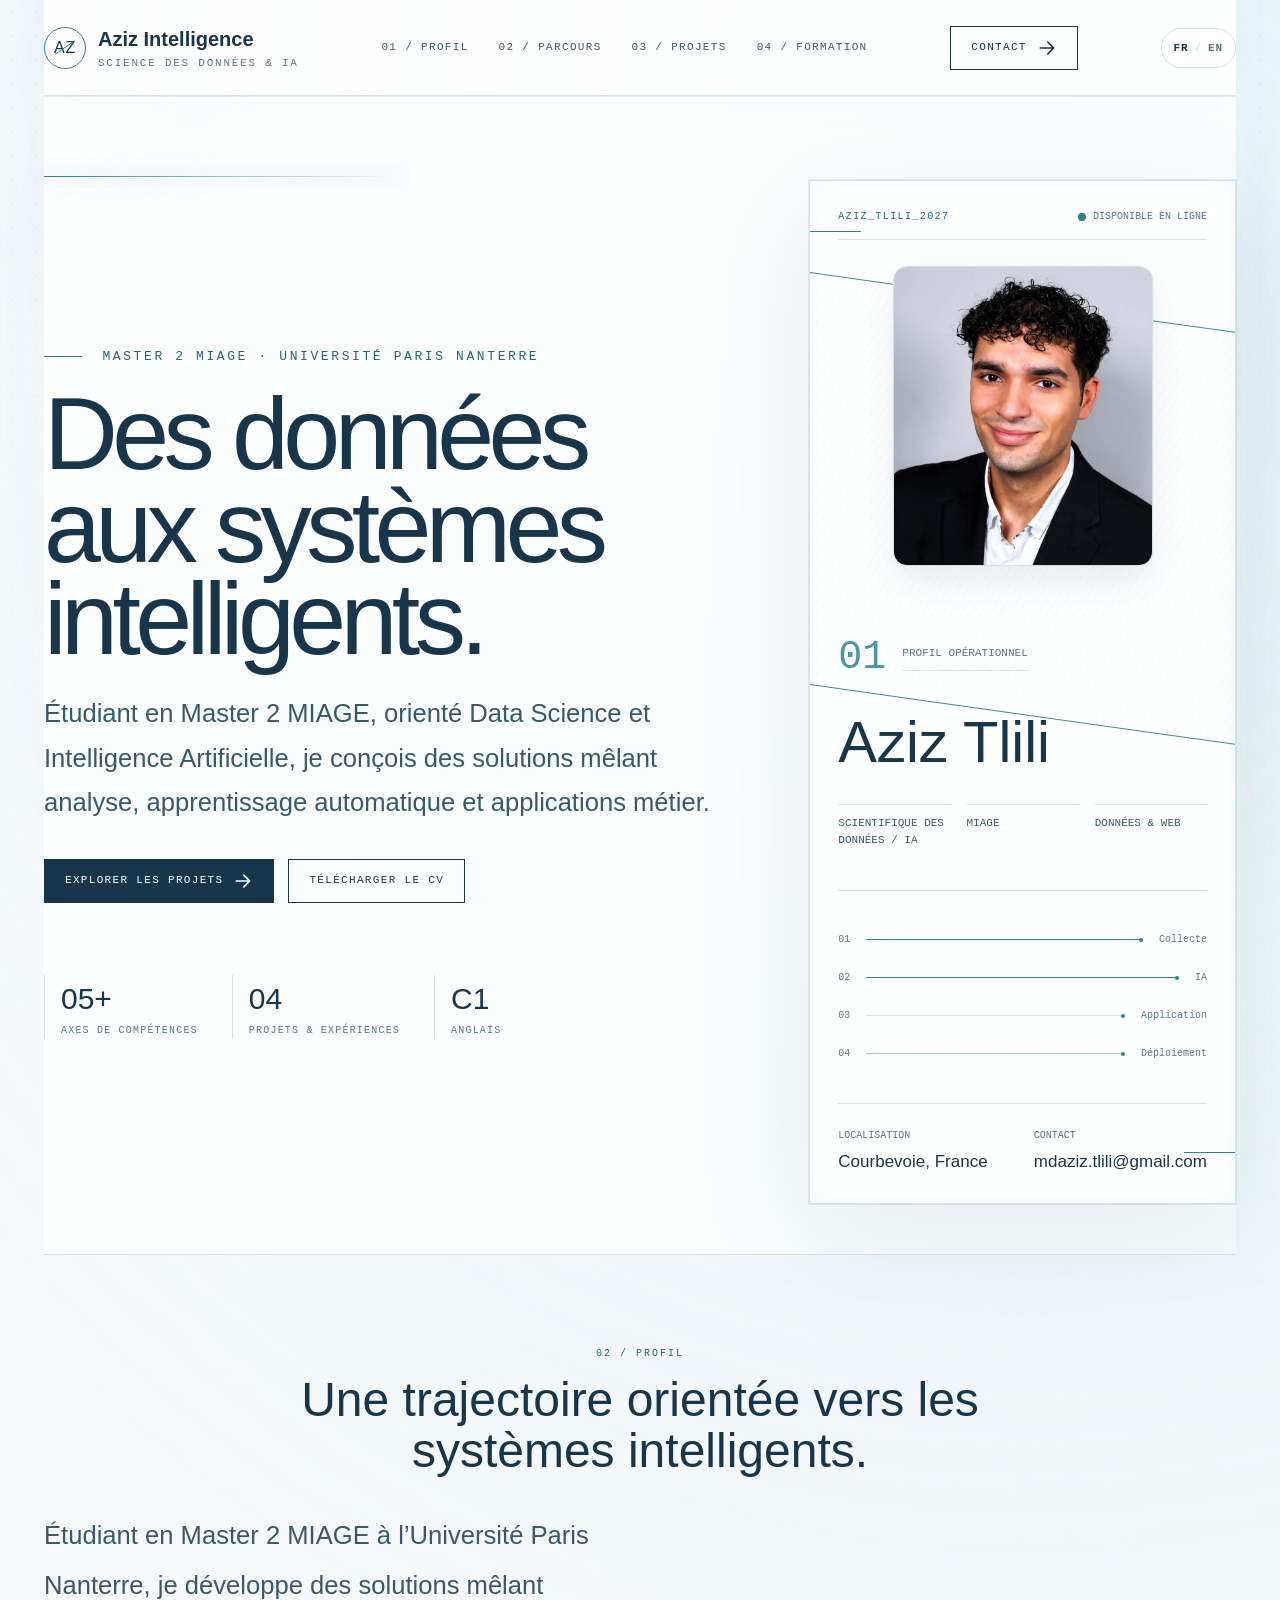
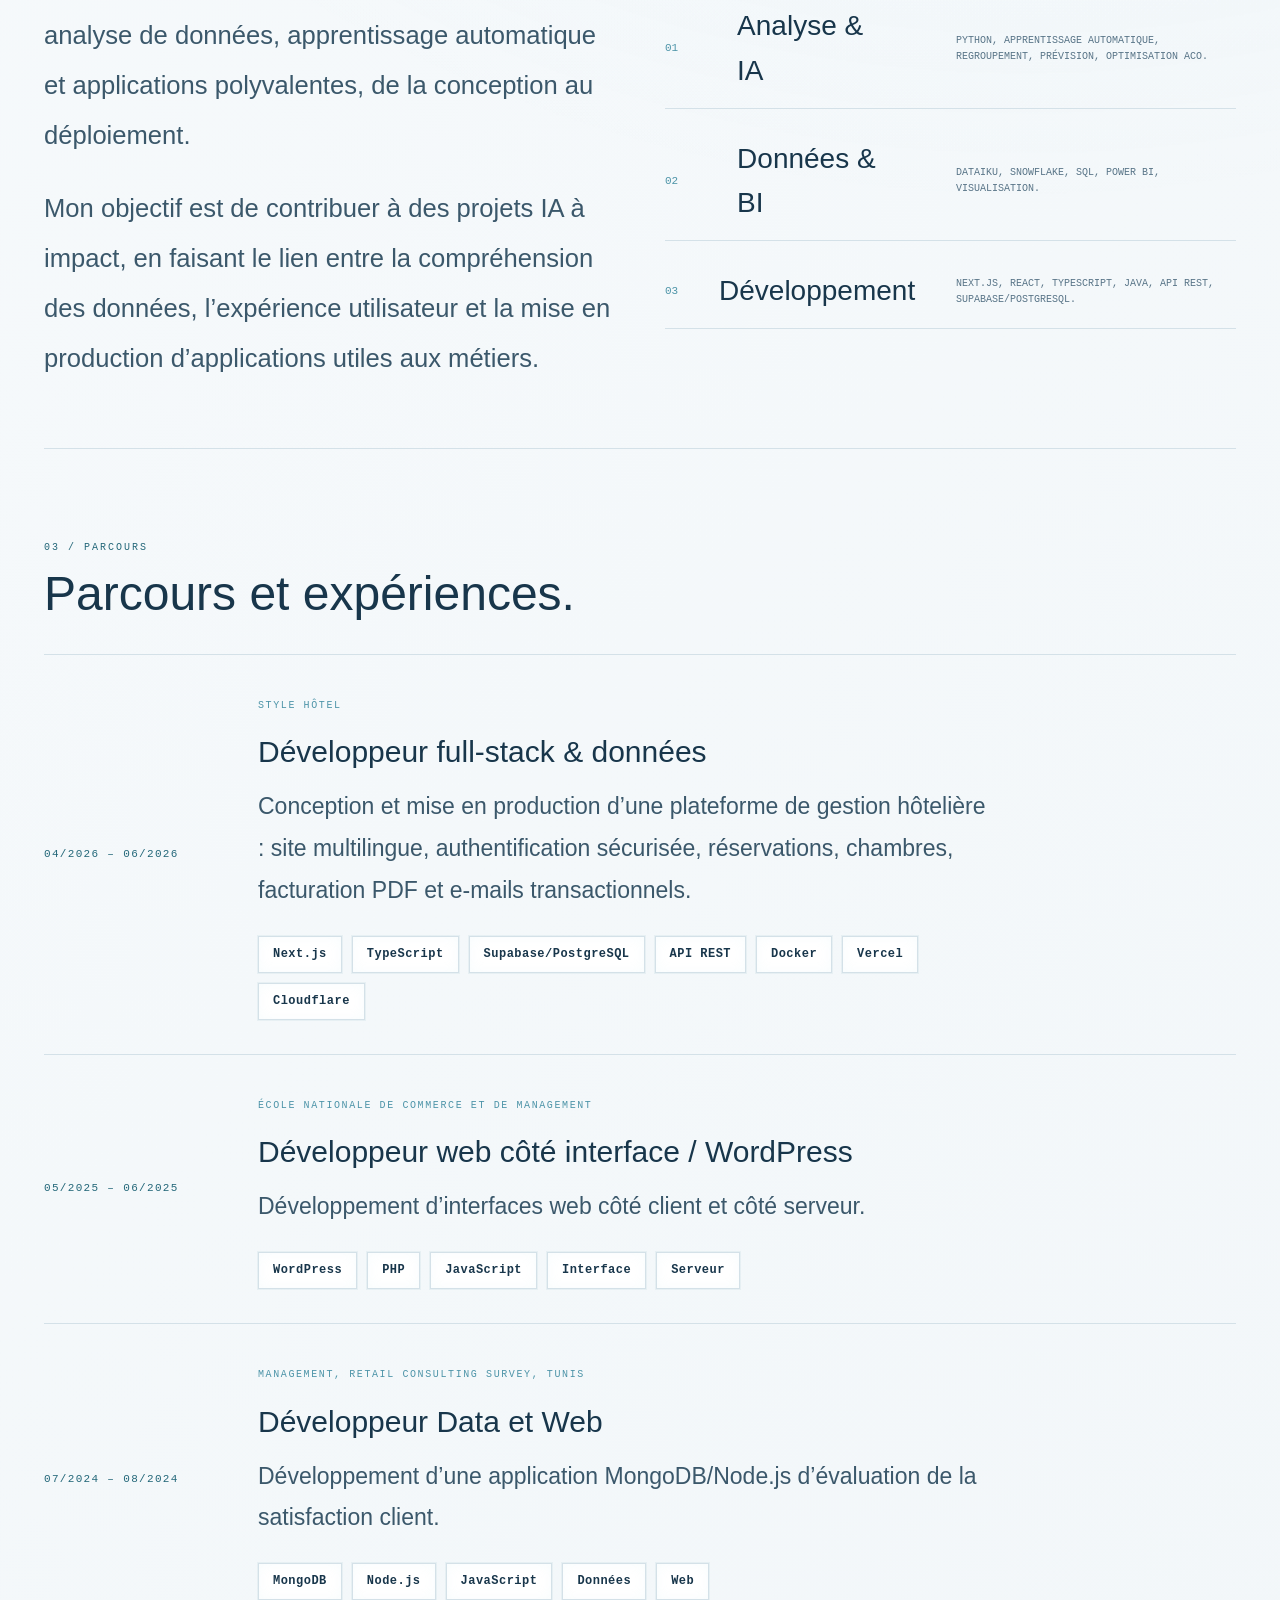
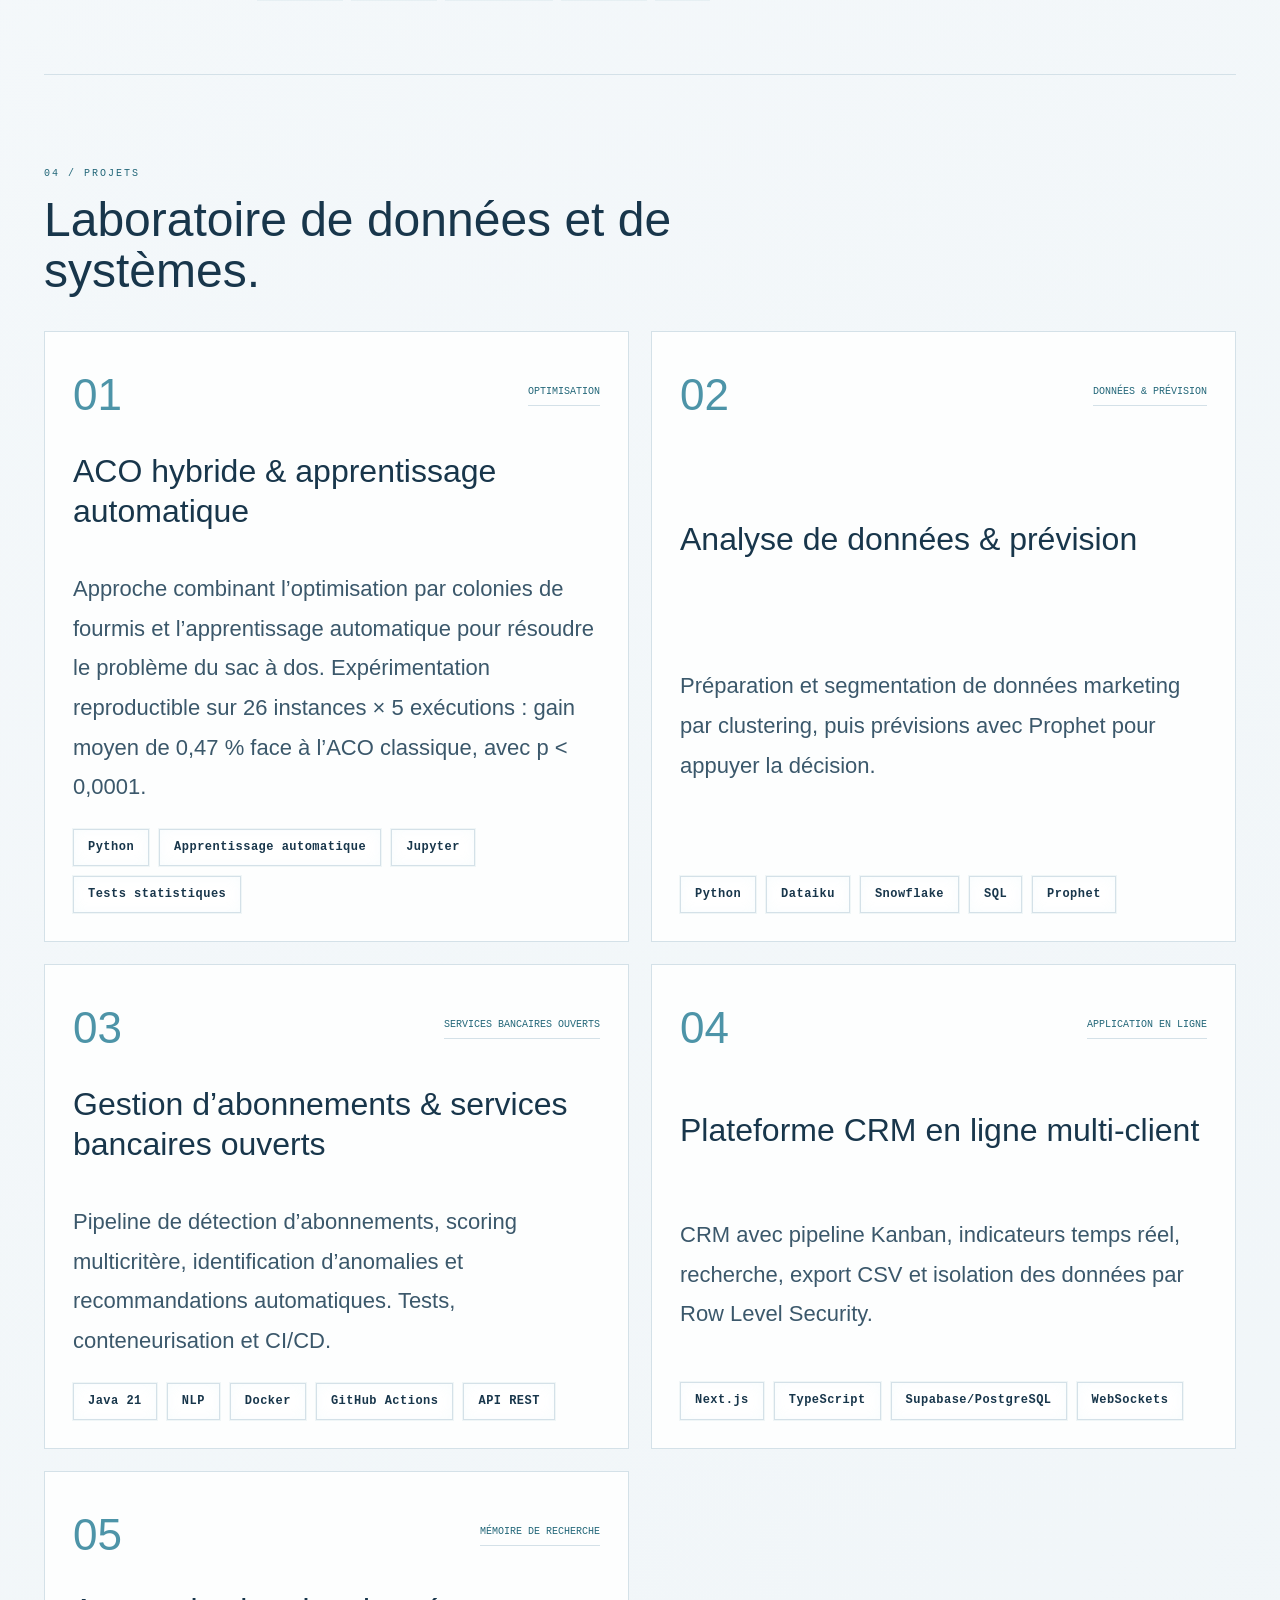
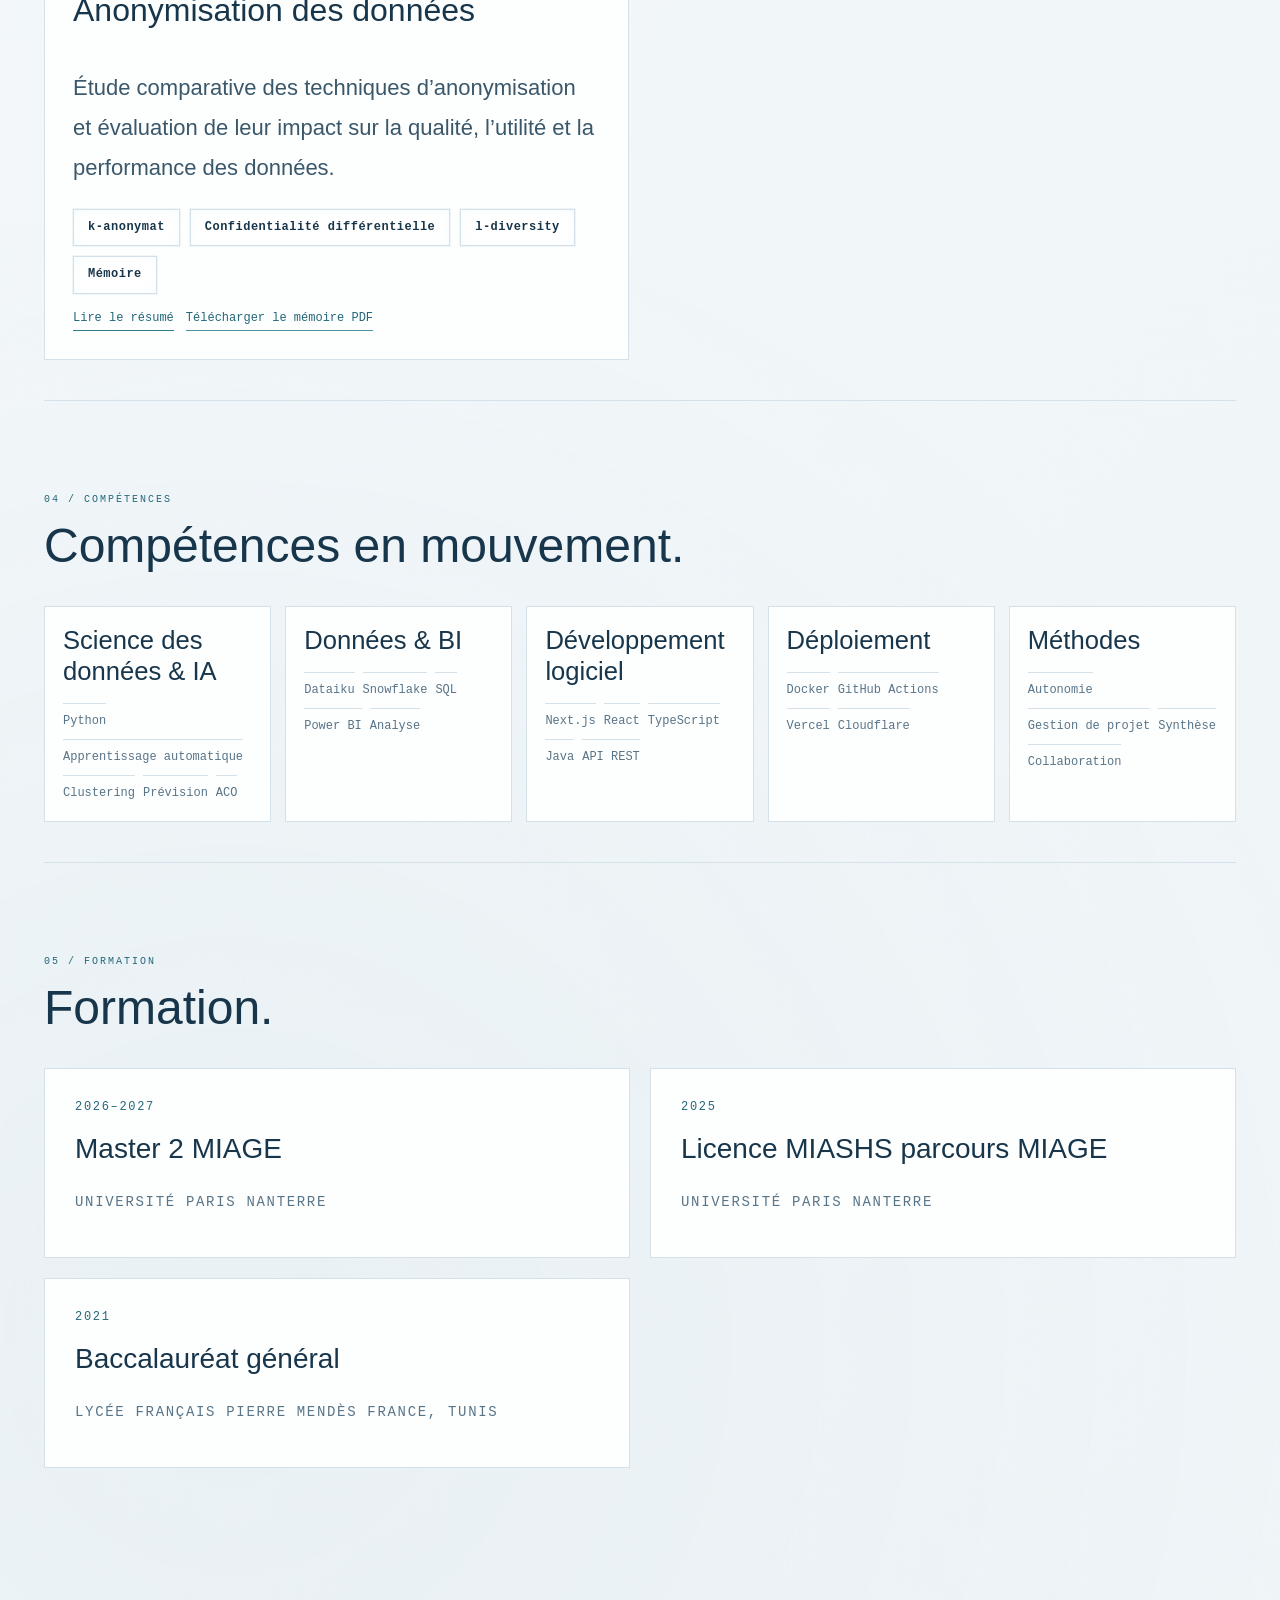
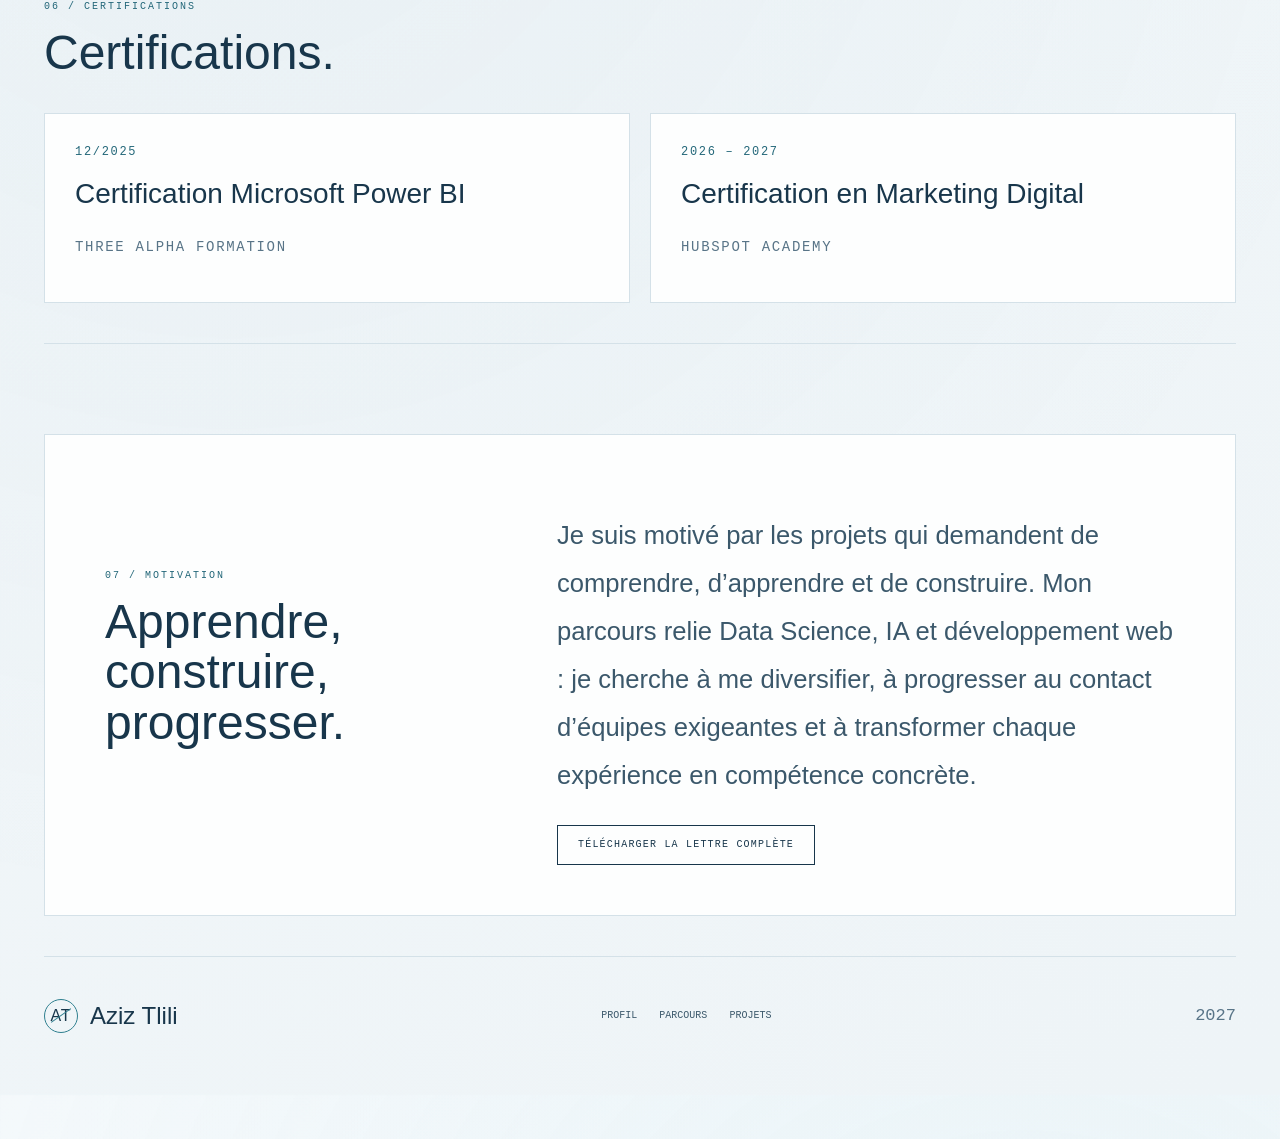
<file: index.html>
<!doctype html>
<html lang="fr">
<head>
  <meta charset="UTF-8" />
  <meta name="viewport" content="width=device-width, initial-scale=1.0" />
  <meta name="description" content="Aziz Intelligence — Data Science & Intelligence Artificielle" />
  <title>Aziz Intelligence | Data Science & IA</title>
  <link rel="stylesheet" href="styles.css?v=francais-bleu-doux" />
</head>
<body>
  <div class="site-shell">
    <header class="site-header">
      <a class="brand" href="#home" aria-label="Aziz Intelligence">
        <span class="brand-mark">
          <span class="mark-line"></span>
          <span class="mark-glyph">AZ</span>
        </span>
        <span class="brand-text">
          <span class="brand-name">Aziz Intelligence</span>
          <span class="brand-role">Science des données & IA</span>
        </span>
      </a>

      <nav class="main-nav" aria-label="Navigation principale">
        <a class="nav-link active" href="#profile">01 / Profil</a>
        <a class="nav-link" href="#experience">02 / Parcours</a>
        <a class="nav-link" href="#projects">03 / Projets</a>
        <a class="nav-link" href="#formation">04 / Formation</a>
      </nav>

      <a class="header-button" href="mailto:mdaziz.tlili@gmail.com">
        <span>Contact</span>
        <svg viewBox="0 0 24 24" class="icon-arrow" aria-hidden="true">
          <path d="M4 12h16M13 5l7 7-7 7" fill="none" stroke="currentColor" stroke-width="2" stroke-linecap="round" stroke-linejoin="round" />
        </svg>
      </a>
      <button class="language-toggle" type="button" aria-label="Passer le site en anglais" aria-pressed="false">
        <span class="language-toggle-current">FR</span>
        <span class="language-toggle-separator">/</span>
        <span>EN</span>
      </button>
    </header>

    <main class="main">
      <section class="hero" id="home">
        <div class="hero-grid">
          <section class="hero-copy">
            <div class="section-kicker">
              <span class="kicker-line"></span>
              <span>Master 2 MIAGE · Université Paris Nanterre</span>
            </div>

            <div class="hero-title-wrap">
              <h1>
                <span class="headline-line">Des données</span>
                <span class="headline-line">aux systèmes</span>
                <span class="headline-line">intelligents.</span>
              </h1>
            </div>

            <p class="hero-intro">
              Étudiant en Master 2 MIAGE, orienté Data Science et Intelligence Artificielle,
              je conçois des solutions mêlant analyse, apprentissage automatique et applications métier.
            </p>

            <div class="hero-actions">
              <a class="primary-button" href="#projects">
                <span>Explorer les projets</span>
                <svg viewBox="0 0 24 24" class="icon-arrow" aria-hidden="true">
                  <path d="M4 12h16M13 5l7 7-7 7" fill="none" stroke="currentColor" stroke-width="2" stroke-linecap="round" stroke-linejoin="round" />
                </svg>
              </a>
              <a class="ghost-button" href="CV_AZIZ_TLILI_FINAL.pdf" download>
                <span>Télécharger le CV</span>
              </a>
            </div>

            <div class="hero-proof">
              <div class="proof-card">
                <span class="proof-number">05+</span>
                <span class="proof-label">axes de compétences</span>
              </div>
              <div class="proof-card">
                <span class="proof-number">04</span>
                <span class="proof-label">projets & expériences</span>
              </div>
              <div class="proof-card">
                <span class="proof-number">C1</span>
                <span class="proof-label">anglais</span>
              </div>
            </div>
          </section>

          <aside class="hero-panel" aria-label="Carte de profil">
            <div class="scan-frame">
              <span class="scan-sweep" aria-hidden="true"></span>
              <div class="scan-frame-top">
                <span class="frame-chip">AZIZ_TLILI_2027</span>
                <span class="frame-status">
                  <span class="status-dot"></span>
                  <span>Disponible en ligne</span>
                </span>
              </div>

              <div class="photo-frame">
                <img src="photo_profile.jpg" alt="Aziz Tlili" class="profile-photo" />
              </div>

              <div class="identity">
                <div class="identity-head">
                  <span class="identity-index">01</span>
                  <span class="identity-label">Profil opérationnel</span>
                </div>
                <h2>Aziz Tlili</h2>
                <div class="identity-grid">
                  <span>Scientifique des données / IA</span>
                  <span>MIAGE</span>
                  <span>Données & Web</span>
                </div>
              </div>

              <div class="signal-map">
                <div class="signal-map__row">
                  <span class="signal-label">01</span>
                  <span class="signal-line data-line"></span>
                  <span class="signal-label">Collecte</span>
                </div>
                <div class="signal-map__row">
                  <span class="signal-label">02</span>
                  <span class="signal-line ai-line"></span>
                  <span class="signal-label">IA</span>
                </div>
                <div class="signal-map__row">
                  <span class="signal-label">03</span>
                  <span class="signal-line dev-line"></span>
                  <span class="signal-label">Application</span>
                </div>
                <div class="signal-map__row">
                  <span class="signal-label">04</span>
                  <span class="signal-line cloud-line"></span>
                  <span class="signal-label">Déploiement</span>
                </div>
              </div>

              <div class="profile-summary">
                <div>
                  <span class="summary-label">Localisation</span>
                  <span class="summary-value">Courbevoie, France</span>
                </div>
                <div>
                  <span class="summary-label">Contact</span>
                  <span class="summary-value">mdaziz.tlili@gmail.com</span>
                </div>
              </div>
            </div>
          </aside>
        </div>
      </section>

      <section class="section split-section" id="profile">
        <div class="section-heading centered-heading">
          <span class="section-kicker small-kicker">02 / Profil</span>
          <h2>Une trajectoire orientée vers les systèmes intelligents.</h2>
        </div>

        <div class="profile-two-column">
          <div class="profile-story">
            <p>
              Étudiant en Master 2 MIAGE à l’Université Paris Nanterre, je développe des solutions mêlant
              analyse de données, apprentissage automatique et applications polyvalentes, de la conception au déploiement.
            </p>
            <p>
              Mon objectif est de contribuer à des projets IA à impact, en faisant le lien entre la compréhension
              des données, l’expérience utilisateur et la mise en production d’applications utiles aux métiers.
            </p>
          </div>
          <div class="profile-stack">
            <div class="stack-card">
              <span class="stack-card-index">01</span>
              <span class="stack-card-title">Analyse & IA</span>
              <span class="stack-card-text">Python, apprentissage automatique, regroupement, prévision, optimisation ACO.</span>
            </div>
            <div class="stack-card">
              <span class="stack-card-index">02</span>
              <span class="stack-card-title">Données & BI</span>
              <span class="stack-card-text">Dataiku, Snowflake, SQL, Power BI, visualisation.</span>
            </div>
            <div class="stack-card">
              <span class="stack-card-index">03</span>
              <span class="stack-card-title">Développement</span>
              <span class="stack-card-text">Next.js, React, TypeScript, Java, API REST, Supabase/PostgreSQL.</span>
            </div>
          </div>
        </div>
      </section>

      <section class="section experience-section" id="experience">
        <div class="section-heading">
          <span class="section-kicker small-kicker">03 / Parcours</span>
          <h2>Parcours et expériences.</h2>
        </div>

        <div class="timeline">
          <article class="timeline-item">
            <span class="timeline-date">04/2026 – 06/2026</span>
            <div class="timeline-content">
              <span class="timeline-company">Style Hôtel</span>
              <h3>Développeur full-stack & données</h3>
              <p>
                Conception et mise en production d’une plateforme de gestion hôtelière : site multilingue,
                authentification sécurisée, réservations, chambres, facturation PDF et e-mails transactionnels.
              </p>
              <div class="timeline-tags">
                <span>Next.js</span>
                <span>TypeScript</span>
                <span>Supabase/PostgreSQL</span>
                <span>API REST</span>
                <span>Docker</span>
                <span>Vercel</span>
                <span>Cloudflare</span>
              </div>
            </div>
          </article>

          <article class="timeline-item">
            <span class="timeline-date">05/2025 – 06/2025</span>
            <div class="timeline-content">
              <span class="timeline-company">École Nationale de Commerce et de Management</span>
              <h3>Développeur web côté interface / WordPress</h3>
              <p>Développement d’interfaces web côté client et côté serveur.</p>
              <div class="timeline-tags">
                <span>WordPress</span>
                <span>PHP</span>
                <span>JavaScript</span>
                <span>Interface</span>
                <span>Serveur</span>
              </div>
            </div>
          </article>

          <article class="timeline-item">
            <span class="timeline-date">07/2024 – 08/2024</span>
            <div class="timeline-content">
              <span class="timeline-company">Management, Retail Consulting Survey, Tunis</span>
              <h3>Développeur Data et Web</h3>
              <p>Développement d’une application MongoDB/Node.js d’évaluation de la satisfaction client.</p>
              <div class="timeline-tags">
                <span>MongoDB</span>
                <span>Node.js</span>
                <span>JavaScript</span>
                <span>Données</span>
                <span>Web</span>
              </div>
            </div>
          </article>
        </div>
      </section>

      <section class="section project-section" id="projects">
        <div class="section-heading">
          <span class="section-kicker small-kicker">04 / Projets</span>
          <h2>Laboratoire de données et de systèmes.</h2>
        </div>

        <div class="project-grid">
          <article class="project-card">
            <div class="project-top">
              <span class="project-index">01</span>
              <span class="project-type">Optimisation</span>
            </div>
            <h3>ACO hybride & apprentissage automatique</h3>
            <p>
              Approche combinant l’optimisation par colonies de fourmis et l’apprentissage automatique pour résoudre le problème du sac à dos.
              Expérimentation reproductible sur 26 instances × 5 exécutions : gain moyen de 0,47 % face à l’ACO classique,
              avec p &lt; 0,0001.
            </p>
            <div class="project-tags">
              <span>Python</span>
              <span>Apprentissage automatique</span>
              <span>Jupyter</span>
              <span>Tests statistiques</span>
            </div>
          </article>

          <article class="project-card">
            <div class="project-top">
              <span class="project-index">02</span>
              <span class="project-type">Données & prévision</span>
            </div>
            <h3>Analyse de données & prévision</h3>
            <p>
              Préparation et segmentation de données marketing par clustering, puis prévisions avec Prophet pour appuyer la décision.
            </p>
            <div class="project-tags">
              <span>Python</span>
              <span>Dataiku</span>
              <span>Snowflake</span>
              <span>SQL</span>
              <span>Prophet</span>
            </div>
          </article>

          <article class="project-card">
            <div class="project-top">
              <span class="project-index">03</span>
              <span class="project-type">Services bancaires ouverts</span>
            </div>
            <h3>Gestion d’abonnements & services bancaires ouverts</h3>
            <p>
              Pipeline de détection d’abonnements, scoring multicritère, identification d’anomalies et recommandations automatiques.
              Tests, conteneurisation et CI/CD.
            </p>
            <div class="project-tags">
              <span>Java 21</span>
              <span>NLP</span>
              <span>Docker</span>
              <span>GitHub Actions</span>
              <span>API REST</span>
            </div>
          </article>

          <article class="project-card">
            <div class="project-top">
              <span class="project-index">04</span>
              <span class="project-type">Application en ligne</span>
            </div>
            <h3>Plateforme CRM en ligne multi-client</h3>
            <p>
              CRM avec pipeline Kanban, indicateurs temps réel, recherche, export CSV et isolation des données par Row Level Security.
            </p>
            <div class="project-tags">
              <span>Next.js</span>
              <span>TypeScript</span>
              <span>Supabase/PostgreSQL</span>
              <span>WebSockets</span>
            </div>
          </article>

          <article class="project-card">
            <div class="project-top">
              <span class="project-index">05</span>
              <span class="project-type">Mémoire de recherche</span>
            </div>
            <h3>Anonymisation des données</h3>
            <p>
              Étude comparative des techniques d’anonymisation et évaluation de leur impact sur la qualité, l’utilité et la performance des données.
            </p>
            <div class="project-tags">
              <span>k-anonymat</span>
              <span>Confidentialité différentielle</span>
              <span>l-diversity</span>
              <span>Mémoire</span>
            </div>
            <div class="project-actions">
              <a class="project-note-link" href="synthese-memoire.html" target="_blank" rel="noopener">Lire le résumé</a>
              <a class="project-download" href="memoire_v6.pdf" download>Télécharger le mémoire PDF</a>
            </div>
          </article>
        </div>
      </section>

      <section class="section skill-section" id="capabilities">
        <div class="section-heading">
          <span class="section-kicker small-kicker">04 / Compétences</span>
          <h2>Compétences en mouvement.</h2>
        </div>

        <div class="skill-map">
          <div class="skill-map-block">
            <span class="skill-category">Science des données & IA</span>
            <span class="skill-lines">
              <span>Python</span>
              <span>Apprentissage automatique</span>
              <span>Clustering</span>
              <span>Prévision</span>
              <span>ACO</span>
            </span>
          </div>
          <div class="skill-map-block">
            <span class="skill-category">Données & BI</span>
            <span class="skill-lines">
              <span>Dataiku</span>
              <span>Snowflake</span>
              <span>SQL</span>
              <span>Power BI</span>
              <span>Analyse</span>
            </span>
          </div>
          <div class="skill-map-block">
            <span class="skill-category">Développement logiciel</span>
            <span class="skill-lines">
              <span>Next.js</span>
              <span>React</span>
              <span>TypeScript</span>
              <span>Java</span>
              <span>API REST</span>
            </span>
          </div>
          <div class="skill-map-block">
            <span class="skill-category">Déploiement</span>
            <span class="skill-lines">
              <span>Docker</span>
              <span>GitHub Actions</span>
              <span>Vercel</span>
              <span>Cloudflare</span>
            </span>
          </div>
          <div class="skill-map-block">
            <span class="skill-category">Méthodes</span>
            <span class="skill-lines">
              <span>Autonomie</span>
              <span>Gestion de projet</span>
              <span>Synthèse</span>
              <span>Collaboration</span>
            </span>
          </div>
        </div>
      </section>

      <section class="section education-section" id="formation">
        <div class="section-heading">
          <span class="section-kicker small-kicker">05 / Formation</span>
          <h2>Formation.</h2>
        </div>

        <div class="education-grid">
          <div class="education-card">
            <span class="education-date">2026–2027</span>
            <h3>Master 2 MIAGE</h3>
            <p>Université Paris Nanterre</p>
          </div>
          <div class="education-card">
            <span class="education-date">2025</span>
            <h3>Licence MIASHS parcours MIAGE</h3>
            <p>Université Paris Nanterre</p>
          </div>
          <div class="education-card">
            <span class="education-date">2021</span>
            <h3>Baccalauréat général</h3>
            <p>Lycée français Pierre Mendès France, Tunis</p>
          </div>
        </div>

      </section>

      <section class="section certifications-section" id="certifications">
        <div class="section-heading">
          <span class="section-kicker small-kicker">06 / Certifications</span>
          <h2>Certifications.</h2>
        </div>
        <div class="education-grid">
          <div class="education-card">
            <span class="education-date">12/2025</span>
            <h3>Certification Microsoft Power BI</h3>
            <p>Three Alpha Formation</p>
          </div>
          <div class="education-card">
            <span class="education-date">2026 – 2027</span>
            <h3>Certification en Marketing Digital</h3>
            <p>HubSpot Academy</p>
          </div>
        </div>
      </section>

      <section class="section letter-section">
        <div class="letter-panel">
          <div class="section-heading left-heading">
            <span class="section-kicker small-kicker">07 / Motivation</span>
            <h2>Apprendre, construire, progresser.</h2>
          </div>
          <div class="letter-content">
            <p>
              Je suis motivé par les projets qui demandent de comprendre, d’apprendre et de construire. Mon parcours relie
              Data Science, IA et développement web : je cherche à me diversifier, à progresser au contact d’équipes exigeantes
              et à transformer chaque expérience en compétence concrète.
            </p>
            <div class="letter-actions">
              <a class="ghost-button small-button" href="LETTRE_MOTIVATION_STAGE_M2_AZIZ_TLILI.pdf" download>
                <span>Télécharger la lettre complète</span>
              </a>
            </div>
          </div>
        </div>
      </section>

    </main>

    <footer class="site-footer">
      <div class="footer-brand">
        <span class="brand-mark footer-mark">
          <span class="mark-line"></span>
          <span class="mark-glyph">AT</span>
        </span>
        <span class="footer-name">Aziz Tlili</span>
      </div>
      <div class="footer-links">
        <a href="#profile">Profil</a>
        <a href="#experience">Parcours</a>
        <a href="#projects">Projets</a>
      </div>
      <span class="footer-year">2027</span>
    </footer>
  </div>

  <script src="main.js?v=langue-fr-en"></script>
</body>
</html>
</file>
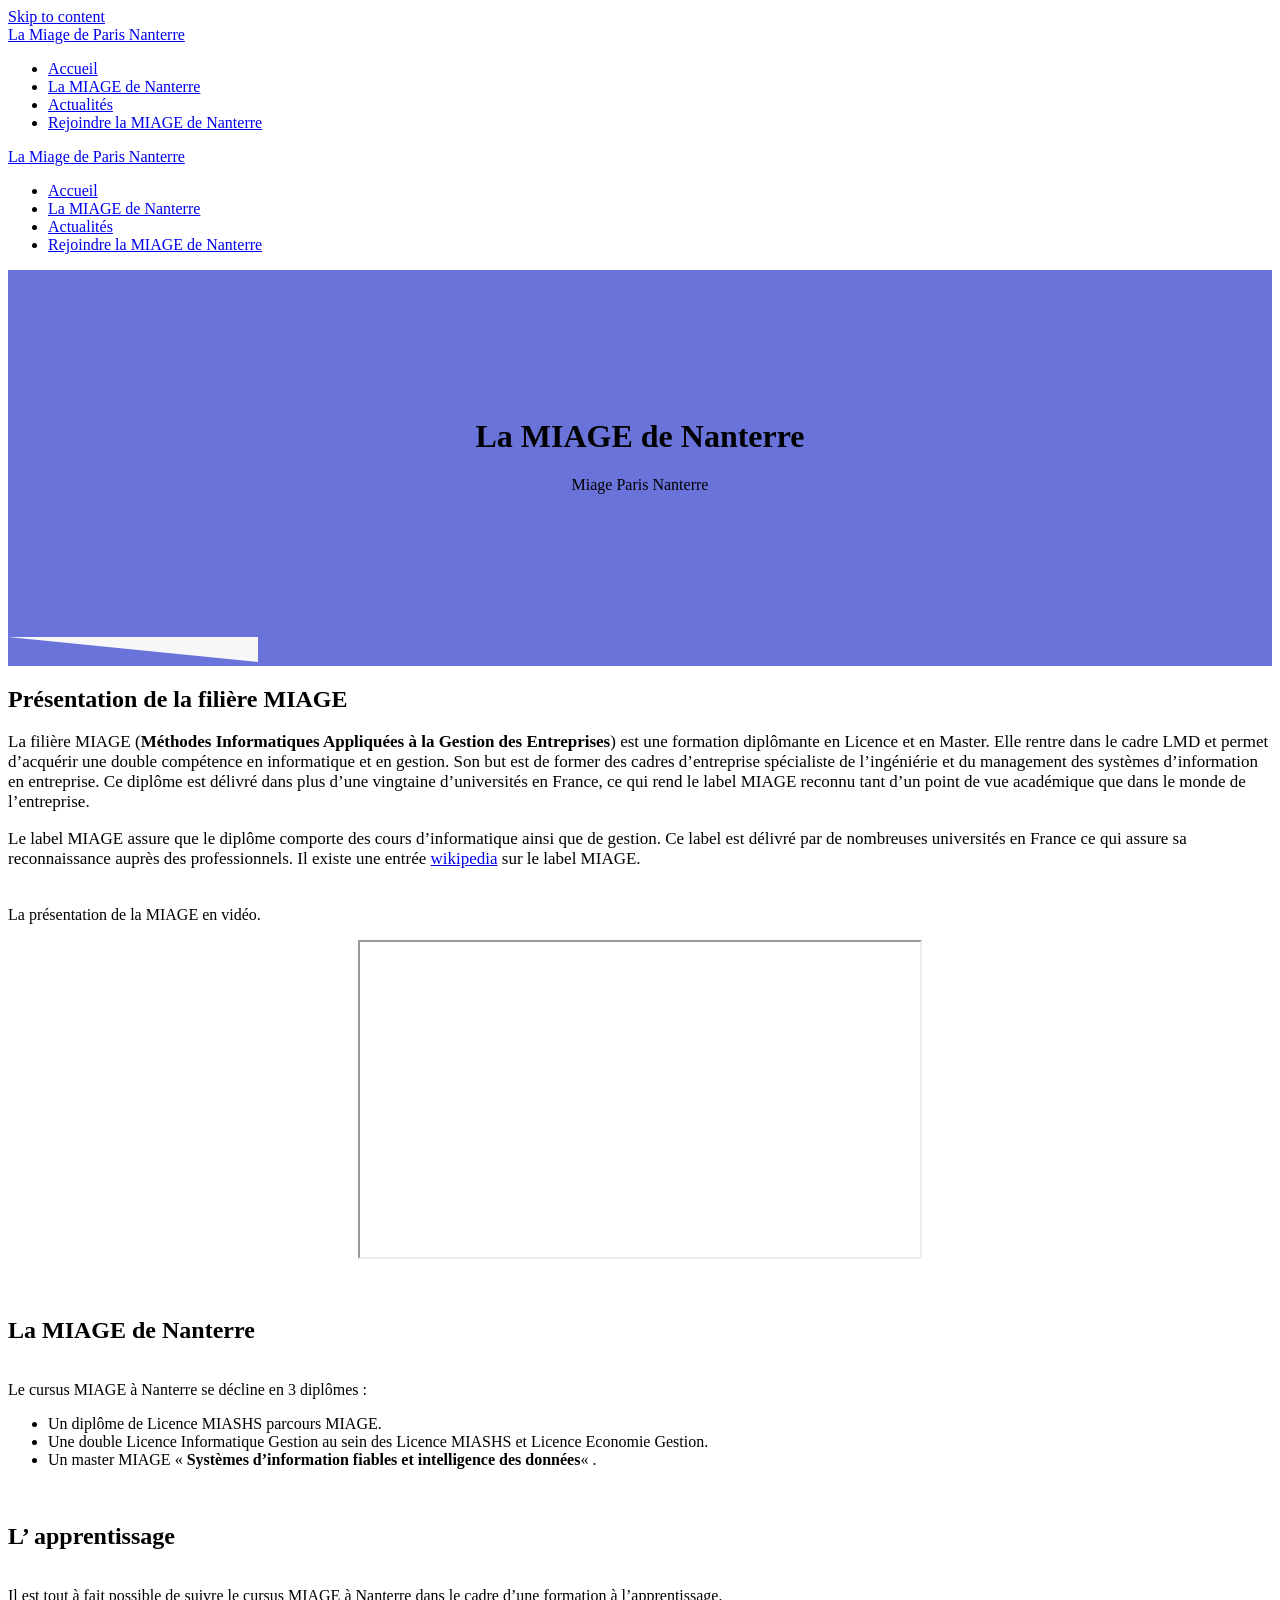
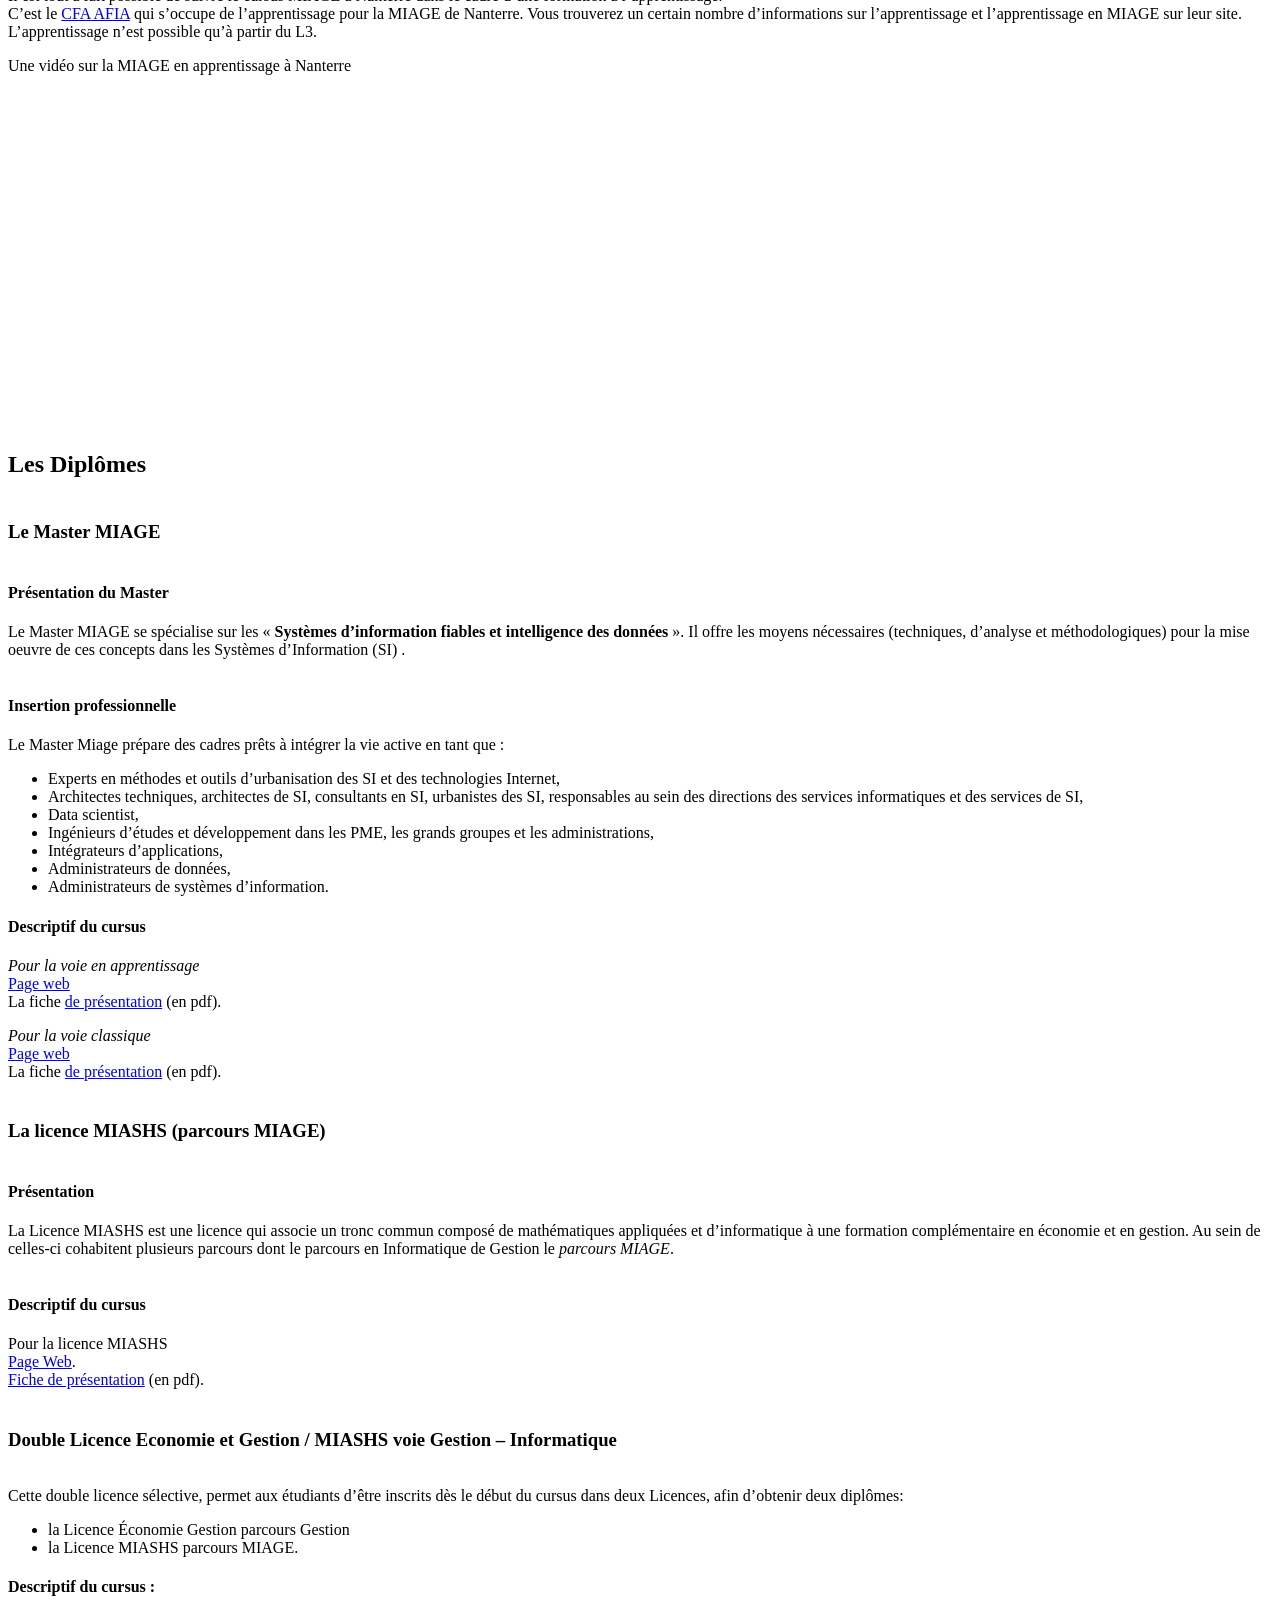
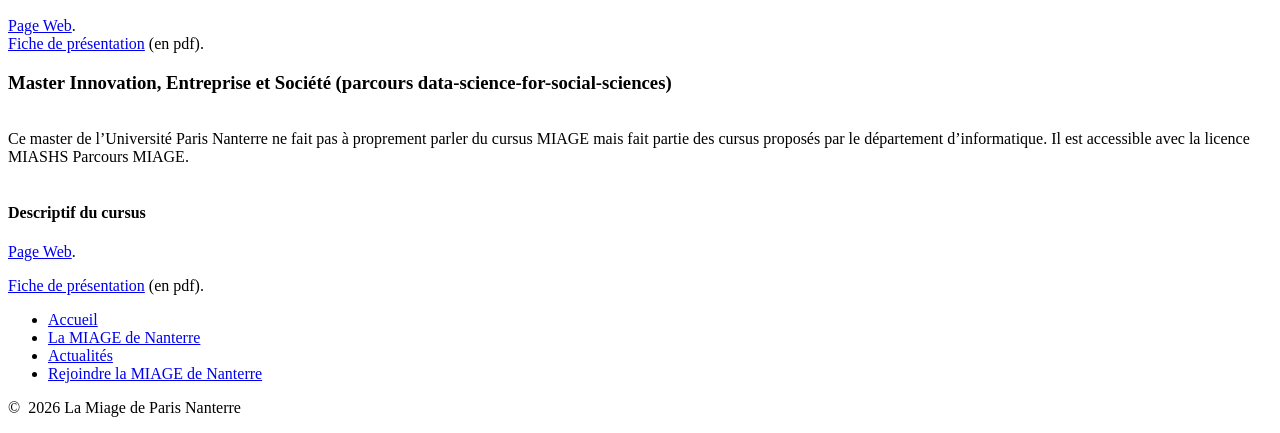
<file: filiere_miage.html>
<!DOCTYPE html>
<html lang="fr-FR">
<head>
    <meta charset="UTF-8">
    <meta name="viewport" content="width=device-width, initial-scale=1">
    <link rel="profile" href="http://gmpg.org/xfn/11">

    <title>La  MIAGE de Nanterre &#8211; La Miage de Paris Nanterre</title>
<meta name='robots' content='max-image-preview:large' />
<link rel='dns-prefetch' href='//fonts.googleapis.com' />
<link href='https://fonts.gstatic.com' crossorigin rel='preconnect' />
<link rel="alternate" type="application/rss+xml" title="La Miage de Paris Nanterre &raquo; Flux" href="https://miage.parisnanterre.fr/index.php/feed/" />
<link rel="alternate" type="application/rss+xml" title="La Miage de Paris Nanterre &raquo; Flux des commentaires" href="https://miage.parisnanterre.fr/index.php/comments/feed/" />
<script type="text/javascript">
window._wpemojiSettings = {"baseUrl":"https:\/\/s.w.org\/images\/core\/emoji\/14.0.0\/72x72\/","ext":".png","svgUrl":"https:\/\/s.w.org\/images\/core\/emoji\/14.0.0\/svg\/","svgExt":".svg","source":{"concatemoji":"https:\/\/miage.parisnanterre.fr\/wp-includes\/js\/wp-emoji-release.min.js?ver=6.1.12"}};
/*! This file is auto-generated */
!function(e,a,t){var n,r,o,i=a.createElement("canvas"),p=i.getContext&&i.getContext("2d");function s(e,t){var a=String.fromCharCode,e=(p.clearRect(0,0,i.width,i.height),p.fillText(a.apply(this,e),0,0),i.toDataURL());return p.clearRect(0,0,i.width,i.height),p.fillText(a.apply(this,t),0,0),e===i.toDataURL()}function c(e){var t=a.createElement("script");t.src=e,t.defer=t.type="text/javascript",a.getElementsByTagName("head")[0].appendChild(t)}for(o=Array("flag","emoji"),t.supports={everything:!0,everythingExceptFlag:!0},r=0;r<o.length;r++)t.supports[o[r]]=function(e){if(p&&p.fillText)switch(p.textBaseline="top",p.font="600 32px Arial",e){case"flag":return s([127987,65039,8205,9895,65039],[127987,65039,8203,9895,65039])?!1:!s([55356,56826,55356,56819],[55356,56826,8203,55356,56819])&&!s([55356,57332,56128,56423,56128,56418,56128,56421,56128,56430,56128,56423,56128,56447],[55356,57332,8203,56128,56423,8203,56128,56418,8203,56128,56421,8203,56128,56430,8203,56128,56423,8203,56128,56447]);case"emoji":return!s([129777,127995,8205,129778,127999],[129777,127995,8203,129778,127999])}return!1}(o[r]),t.supports.everything=t.supports.everything&&t.supports[o[r]],"flag"!==o[r]&&(t.supports.everythingExceptFlag=t.supports.everythingExceptFlag&&t.supports[o[r]]);t.supports.everythingExceptFlag=t.supports.everythingExceptFlag&&!t.supports.flag,t.DOMReady=!1,t.readyCallback=function(){t.DOMReady=!0},t.supports.everything||(n=function(){t.readyCallback()},a.addEventListener?(a.addEventListener("DOMContentLoaded",n,!1),e.addEventListener("load",n,!1)):(e.attachEvent("onload",n),a.attachEvent("onreadystatechange",function(){"complete"===a.readyState&&t.readyCallback()})),(e=t.source||{}).concatemoji?c(e.concatemoji):e.wpemoji&&e.twemoji&&(c(e.twemoji),c(e.wpemoji)))}(window,document,window._wpemojiSettings);
</script>
<style type="text/css">
img.wp-smiley,
img.emoji {
	display: inline !important;
	border: none !important;
	box-shadow: none !important;
	height: 1em !important;
	width: 1em !important;
	margin: 0 0.07em !important;
	vertical-align: -0.1em !important;
	background: none !important;
	padding: 0 !important;
}
</style>
	<link rel='stylesheet' id='wp-block-library-css' href='https://miage.parisnanterre.fr/wp-includes/css/dist/block-library/style.min.css?ver=6.1.12' type='text/css' media='all' />
<link rel='stylesheet' id='classic-theme-styles-css' href='https://miage.parisnanterre.fr/wp-includes/css/classic-themes.min.css?ver=1' type='text/css' media='all' />
<style id='global-styles-inline-css' type='text/css'>
body{--wp--preset--color--black: #000000;--wp--preset--color--cyan-bluish-gray: #abb8c3;--wp--preset--color--white: #ffffff;--wp--preset--color--pale-pink: #f78da7;--wp--preset--color--vivid-red: #cf2e2e;--wp--preset--color--luminous-vivid-orange: #ff6900;--wp--preset--color--luminous-vivid-amber: #fcb900;--wp--preset--color--light-green-cyan: #7bdcb5;--wp--preset--color--vivid-green-cyan: #00d084;--wp--preset--color--pale-cyan-blue: #8ed1fc;--wp--preset--color--vivid-cyan-blue: #0693e3;--wp--preset--color--vivid-purple: #9b51e0;--wp--preset--gradient--vivid-cyan-blue-to-vivid-purple: linear-gradient(135deg,rgba(6,147,227,1) 0%,rgb(155,81,224) 100%);--wp--preset--gradient--light-green-cyan-to-vivid-green-cyan: linear-gradient(135deg,rgb(122,220,180) 0%,rgb(0,208,130) 100%);--wp--preset--gradient--luminous-vivid-amber-to-luminous-vivid-orange: linear-gradient(135deg,rgba(252,185,0,1) 0%,rgba(255,105,0,1) 100%);--wp--preset--gradient--luminous-vivid-orange-to-vivid-red: linear-gradient(135deg,rgba(255,105,0,1) 0%,rgb(207,46,46) 100%);--wp--preset--gradient--very-light-gray-to-cyan-bluish-gray: linear-gradient(135deg,rgb(238,238,238) 0%,rgb(169,184,195) 100%);--wp--preset--gradient--cool-to-warm-spectrum: linear-gradient(135deg,rgb(74,234,220) 0%,rgb(151,120,209) 20%,rgb(207,42,186) 40%,rgb(238,44,130) 60%,rgb(251,105,98) 80%,rgb(254,248,76) 100%);--wp--preset--gradient--blush-light-purple: linear-gradient(135deg,rgb(255,206,236) 0%,rgb(152,150,240) 100%);--wp--preset--gradient--blush-bordeaux: linear-gradient(135deg,rgb(254,205,165) 0%,rgb(254,45,45) 50%,rgb(107,0,62) 100%);--wp--preset--gradient--luminous-dusk: linear-gradient(135deg,rgb(255,203,112) 0%,rgb(199,81,192) 50%,rgb(65,88,208) 100%);--wp--preset--gradient--pale-ocean: linear-gradient(135deg,rgb(255,245,203) 0%,rgb(182,227,212) 50%,rgb(51,167,181) 100%);--wp--preset--gradient--electric-grass: linear-gradient(135deg,rgb(202,248,128) 0%,rgb(113,206,126) 100%);--wp--preset--gradient--midnight: linear-gradient(135deg,rgb(2,3,129) 0%,rgb(40,116,252) 100%);--wp--preset--duotone--dark-grayscale: url('#wp-duotone-dark-grayscale');--wp--preset--duotone--grayscale: url('#wp-duotone-grayscale');--wp--preset--duotone--purple-yellow: url('#wp-duotone-purple-yellow');--wp--preset--duotone--blue-red: url('#wp-duotone-blue-red');--wp--preset--duotone--midnight: url('#wp-duotone-midnight');--wp--preset--duotone--magenta-yellow: url('#wp-duotone-magenta-yellow');--wp--preset--duotone--purple-green: url('#wp-duotone-purple-green');--wp--preset--duotone--blue-orange: url('#wp-duotone-blue-orange');--wp--preset--font-size--small: 13px;--wp--preset--font-size--medium: 20px;--wp--preset--font-size--large: 36px;--wp--preset--font-size--x-large: 42px;--wp--preset--spacing--20: 0.44rem;--wp--preset--spacing--30: 0.67rem;--wp--preset--spacing--40: 1rem;--wp--preset--spacing--50: 1.5rem;--wp--preset--spacing--60: 2.25rem;--wp--preset--spacing--70: 3.38rem;--wp--preset--spacing--80: 5.06rem;}:where(.is-layout-flex){gap: 0.5em;}body .is-layout-flow > .alignleft{float: left;margin-inline-start: 0;margin-inline-end: 2em;}body .is-layout-flow > .alignright{float: right;margin-inline-start: 2em;margin-inline-end: 0;}body .is-layout-flow > .aligncenter{margin-left: auto !important;margin-right: auto !important;}body .is-layout-constrained > .alignleft{float: left;margin-inline-start: 0;margin-inline-end: 2em;}body .is-layout-constrained > .alignright{float: right;margin-inline-start: 2em;margin-inline-end: 0;}body .is-layout-constrained > .aligncenter{margin-left: auto !important;margin-right: auto !important;}body .is-layout-constrained > :where(:not(.alignleft):not(.alignright):not(.alignfull)){max-width: var(--wp--style--global--content-size);margin-left: auto !important;margin-right: auto !important;}body .is-layout-constrained > .alignwide{max-width: var(--wp--style--global--wide-size);}body .is-layout-flex{display: flex;}body .is-layout-flex{flex-wrap: wrap;align-items: center;}body .is-layout-flex > *{margin: 0;}:where(.wp-block-columns.is-layout-flex){gap: 2em;}.has-black-color{color: var(--wp--preset--color--black) !important;}.has-cyan-bluish-gray-color{color: var(--wp--preset--color--cyan-bluish-gray) !important;}.has-white-color{color: var(--wp--preset--color--white) !important;}.has-pale-pink-color{color: var(--wp--preset--color--pale-pink) !important;}.has-vivid-red-color{color: var(--wp--preset--color--vivid-red) !important;}.has-luminous-vivid-orange-color{color: var(--wp--preset--color--luminous-vivid-orange) !important;}.has-luminous-vivid-amber-color{color: var(--wp--preset--color--luminous-vivid-amber) !important;}.has-light-green-cyan-color{color: var(--wp--preset--color--light-green-cyan) !important;}.has-vivid-green-cyan-color{color: var(--wp--preset--color--vivid-green-cyan) !important;}.has-pale-cyan-blue-color{color: var(--wp--preset--color--pale-cyan-blue) !important;}.has-vivid-cyan-blue-color{color: var(--wp--preset--color--vivid-cyan-blue) !important;}.has-vivid-purple-color{color: var(--wp--preset--color--vivid-purple) !important;}.has-black-background-color{background-color: var(--wp--preset--color--black) !important;}.has-cyan-bluish-gray-background-color{background-color: var(--wp--preset--color--cyan-bluish-gray) !important;}.has-white-background-color{background-color: var(--wp--preset--color--white) !important;}.has-pale-pink-background-color{background-color: var(--wp--preset--color--pale-pink) !important;}.has-vivid-red-background-color{background-color: var(--wp--preset--color--vivid-red) !important;}.has-luminous-vivid-orange-background-color{background-color: var(--wp--preset--color--luminous-vivid-orange) !important;}.has-luminous-vivid-amber-background-color{background-color: var(--wp--preset--color--luminous-vivid-amber) !important;}.has-light-green-cyan-background-color{background-color: var(--wp--preset--color--light-green-cyan) !important;}.has-vivid-green-cyan-background-color{background-color: var(--wp--preset--color--vivid-green-cyan) !important;}.has-pale-cyan-blue-background-color{background-color: var(--wp--preset--color--pale-cyan-blue) !important;}.has-vivid-cyan-blue-background-color{background-color: var(--wp--preset--color--vivid-cyan-blue) !important;}.has-vivid-purple-background-color{background-color: var(--wp--preset--color--vivid-purple) !important;}.has-black-border-color{border-color: var(--wp--preset--color--black) !important;}.has-cyan-bluish-gray-border-color{border-color: var(--wp--preset--color--cyan-bluish-gray) !important;}.has-white-border-color{border-color: var(--wp--preset--color--white) !important;}.has-pale-pink-border-color{border-color: var(--wp--preset--color--pale-pink) !important;}.has-vivid-red-border-color{border-color: var(--wp--preset--color--vivid-red) !important;}.has-luminous-vivid-orange-border-color{border-color: var(--wp--preset--color--luminous-vivid-orange) !important;}.has-luminous-vivid-amber-border-color{border-color: var(--wp--preset--color--luminous-vivid-amber) !important;}.has-light-green-cyan-border-color{border-color: var(--wp--preset--color--light-green-cyan) !important;}.has-vivid-green-cyan-border-color{border-color: var(--wp--preset--color--vivid-green-cyan) !important;}.has-pale-cyan-blue-border-color{border-color: var(--wp--preset--color--pale-cyan-blue) !important;}.has-vivid-cyan-blue-border-color{border-color: var(--wp--preset--color--vivid-cyan-blue) !important;}.has-vivid-purple-border-color{border-color: var(--wp--preset--color--vivid-purple) !important;}.has-vivid-cyan-blue-to-vivid-purple-gradient-background{background: var(--wp--preset--gradient--vivid-cyan-blue-to-vivid-purple) !important;}.has-light-green-cyan-to-vivid-green-cyan-gradient-background{background: var(--wp--preset--gradient--light-green-cyan-to-vivid-green-cyan) !important;}.has-luminous-vivid-amber-to-luminous-vivid-orange-gradient-background{background: var(--wp--preset--gradient--luminous-vivid-amber-to-luminous-vivid-orange) !important;}.has-luminous-vivid-orange-to-vivid-red-gradient-background{background: var(--wp--preset--gradient--luminous-vivid-orange-to-vivid-red) !important;}.has-very-light-gray-to-cyan-bluish-gray-gradient-background{background: var(--wp--preset--gradient--very-light-gray-to-cyan-bluish-gray) !important;}.has-cool-to-warm-spectrum-gradient-background{background: var(--wp--preset--gradient--cool-to-warm-spectrum) !important;}.has-blush-light-purple-gradient-background{background: var(--wp--preset--gradient--blush-light-purple) !important;}.has-blush-bordeaux-gradient-background{background: var(--wp--preset--gradient--blush-bordeaux) !important;}.has-luminous-dusk-gradient-background{background: var(--wp--preset--gradient--luminous-dusk) !important;}.has-pale-ocean-gradient-background{background: var(--wp--preset--gradient--pale-ocean) !important;}.has-electric-grass-gradient-background{background: var(--wp--preset--gradient--electric-grass) !important;}.has-midnight-gradient-background{background: var(--wp--preset--gradient--midnight) !important;}.has-small-font-size{font-size: var(--wp--preset--font-size--small) !important;}.has-medium-font-size{font-size: var(--wp--preset--font-size--medium) !important;}.has-large-font-size{font-size: var(--wp--preset--font-size--large) !important;}.has-x-large-font-size{font-size: var(--wp--preset--font-size--x-large) !important;}
.wp-block-navigation a:where(:not(.wp-element-button)){color: inherit;}
:where(.wp-block-columns.is-layout-flex){gap: 2em;}
.wp-block-pullquote{font-size: 1.5em;line-height: 1.6;}
</style>
<link rel='stylesheet' id='contact-form-7-css' href='https://miage.parisnanterre.fr/wp-content/plugins/contact-form-7/includes/css/styles.css?ver=5.7.7' type='text/css' media='all' />
<link rel='stylesheet' id='wordpress-file-upload-style-css' href='https://miage.parisnanterre.fr/wp-content/plugins/wp-file-upload/css/wordpress_file_upload_style.css?ver=6.1.12' type='text/css' media='all' />
<link rel='stylesheet' id='wordpress-file-upload-style-safe-css' href='https://miage.parisnanterre.fr/wp-content/plugins/wp-file-upload/css/wordpress_file_upload_style_safe.css?ver=6.1.12' type='text/css' media='all' />
<link rel='stylesheet' id='wordpress-file-upload-adminbar-style-css' href='https://miage.parisnanterre.fr/wp-content/plugins/wp-file-upload/css/wordpress_file_upload_adminbarstyle.css?ver=6.1.12' type='text/css' media='all' />
<link rel='stylesheet' id='jquery-ui-css-css' href='https://miage.parisnanterre.fr/wp-content/plugins/wp-file-upload/vendor/jquery/jquery-ui.min.css?ver=6.1.12' type='text/css' media='all' />
<link rel='stylesheet' id='jquery-ui-timepicker-addon-css-css' href='https://miage.parisnanterre.fr/wp-content/plugins/wp-file-upload/vendor/jquery/jquery-ui-timepicker-addon.min.css?ver=6.1.12' type='text/css' media='all' />
<link rel='stylesheet' id='materialis-style-css' href='https://miage.parisnanterre.fr/wp-content/themes/materialis/style.min.css?ver=1.1.67' type='text/css' media='all' />
<style id='materialis-style-inline-css' type='text/css'>
img.logo.dark, img.custom-logo{width:auto;max-height:70px;}
</style>
<link rel='stylesheet' id='materialis-material-icons-css' href='https://miage.parisnanterre.fr/wp-content/themes/materialis/assets/css/material-icons.min.css?ver=1.1.67' type='text/css' media='all' />
<link rel='stylesheet' id='materialis-style-bundle-css' href='https://miage.parisnanterre.fr/wp-content/themes/materialis/assets/css/theme.bundle.min.css?ver=1.1.67' type='text/css' media='all' />
<link rel='stylesheet' id='materialis-fonts-css'  data-href='https://fonts.googleapis.com/css?family=Roboto:300,300italic,400,400italic,500,500italic,700,700italic,900,900italic%7CPlayfair%20Display:400,400italic,700,700italic&#038;subset=latin,latin-ext' type='text/css' media='all' />
<link rel='stylesheet' id='kirki-styles-materialis-css' href='https://miage.parisnanterre.fr/wp-content/themes/materialis/customizer/kirki/assets/css/kirki-styles.css' type='text/css' media='all' />
<style id='kirki-styles-materialis-inline-css' type='text/css'>
/** cached kirki style */.header-homepage{background-position:center top;}.header{background-position:center center;}body .header .svg-white-bg{fill:rgb(248,248,248)!important;}.header-separator svg{height:25px!important;}.header-homepage .hero-title{color:#ffffff;}.header-homepage .header-description-row{padding-top:15%;padding-bottom:20%;}.inner-header-description{padding-top:10%;padding-bottom:10%;}@media screen and (max-width:767px){.header-homepage .header-description-row{padding-top:10%;padding-bottom:10%;}}@media only screen and (min-width: 768px){.header-content .align-holder{width:85%!important;}.inner-header-description{text-align:center!important;}}
</style>
<!--[if lt IE 8]>
<script type='text/javascript' src='https://miage.parisnanterre.fr/wp-includes/js/json2.min.js?ver=2015-05-03' id='json2-js'></script>
<![endif]-->
<script type='text/javascript' src='https://miage.parisnanterre.fr/wp-content/plugins/wp-file-upload/js/wordpress_file_upload_functions.js?ver=6.1.12' id='wordpress_file_upload_script-js'></script>
<script type='text/javascript' src='https://miage.parisnanterre.fr/wp-includes/js/jquery/jquery.min.js?ver=3.6.1' id='jquery-core-js'></script>
<script type='text/javascript' id='jquery-core-js-after'>
MaterialisTheme = {"blog_posts_as_masonry_grid":false}
</script>
<script type='text/javascript' src='https://miage.parisnanterre.fr/wp-includes/js/jquery/jquery-migrate.min.js?ver=3.3.2' id='jquery-migrate-js'></script>
<script type='text/javascript' id='jquery-js-after'>
    
        (function ($) {
            function setHeaderTopSpacing() {
                $('.header-wrapper .header,.header-wrapper .header-homepage').css({
                    'padding-top': $('.header-top').height()
                });

             setTimeout(function() {
                  var headerTop = document.querySelector('.header-top');
                  var headers = document.querySelectorAll('.header-wrapper .header,.header-wrapper .header-homepage');

                  for (var i = 0; i < headers.length; i++) {
                      var item = headers[i];
                      item.style.paddingTop = headerTop.getBoundingClientRect().height + "px";
                  }

                    var languageSwitcher = document.querySelector('.materialis-language-switcher');

                    if(languageSwitcher){
                        languageSwitcher.style.top = "calc( " +  headerTop.getBoundingClientRect().height + "px + 1rem)" ;
                    }
                    
                }, 100);

            }

            jQuery(window).on('resize orientationchange', setHeaderTopSpacing);
            window.materialisSetHeaderTopSpacing = setHeaderTopSpacing

        })(jQuery);
    
    
</script>
<script type='text/javascript' src='https://miage.parisnanterre.fr/wp-includes/js/jquery/ui/core.min.js?ver=1.13.2' id='jquery-ui-core-js'></script>
<script type='text/javascript' src='https://miage.parisnanterre.fr/wp-includes/js/jquery/ui/datepicker.min.js?ver=1.13.2' id='jquery-ui-datepicker-js'></script>
<script type='text/javascript' id='jquery-ui-datepicker-js-after'>
jQuery(function(jQuery){jQuery.datepicker.setDefaults({"closeText":"Fermer","currentText":"Aujourd\u2019hui","monthNames":["janvier","f\u00e9vrier","mars","avril","mai","juin","juillet","ao\u00fbt","septembre","octobre","novembre","d\u00e9cembre"],"monthNamesShort":["Jan","F\u00e9v","Mar","Avr","Mai","Juin","Juil","Ao\u00fbt","Sep","Oct","Nov","D\u00e9c"],"nextText":"Suivant","prevText":"Pr\u00e9c\u00e9dent","dayNames":["dimanche","lundi","mardi","mercredi","jeudi","vendredi","samedi"],"dayNamesShort":["dim","lun","mar","mer","jeu","ven","sam"],"dayNamesMin":["D","L","M","M","J","V","S"],"dateFormat":"MM d, yy","firstDay":1,"isRTL":false});});
</script>
<script type='text/javascript' src='https://miage.parisnanterre.fr/wp-content/plugins/wp-file-upload/vendor/jquery/jquery-ui-timepicker-addon.min.js?ver=6.1.12' id='jquery-ui-timepicker-addon-js-js'></script>
<link rel="https://api.w.org/" href="https://miage.parisnanterre.fr/index.php/wp-json/" /><link rel="alternate" type="application/json" href="https://miage.parisnanterre.fr/index.php/wp-json/wp/v2/pages/63" /><link rel="EditURI" type="application/rsd+xml" title="RSD" href="https://miage.parisnanterre.fr/xmlrpc.php?rsd" />
<link rel="wlwmanifest" type="application/wlwmanifest+xml" href="https://miage.parisnanterre.fr/wp-includes/wlwmanifest.xml" />
<meta name="generator" content="WordPress 6.1.12" />
<link rel="canonical" href="https://miage.parisnanterre.fr/index.php/filiere-miage/" />
<link rel='shortlink' href='https://miage.parisnanterre.fr/?p=63' />
<link rel="alternate" type="application/json+oembed" href="https://miage.parisnanterre.fr/index.php/wp-json/oembed/1.0/embed?url=https%3A%2F%2Fmiage.parisnanterre.fr%2Findex.php%2Ffiliere-miage%2F" />
<link rel="alternate" type="text/xml+oembed" href="https://miage.parisnanterre.fr/index.php/wp-json/oembed/1.0/embed?url=https%3A%2F%2Fmiage.parisnanterre.fr%2Findex.php%2Ffiliere-miage%2F&#038;format=xml" />
    <script type="text/javascript" data-name="async-styles">
        (function () {
            var links = document.querySelectorAll('link[data-href]');
            for (var i = 0; i < links.length; i++) {
                var item = links[i];
                item.href = item.getAttribute('data-href')
            }
        })();
    </script>
    <style type="text/css">.recentcomments a{display:inline !important;padding:0 !important;margin:0 !important;}</style><style type="text/css" id="custom-background-css">
body.custom-background { background-color: #ffffff; background-image: url("https://miage.parisnanterre.fr/wp-content/uploads/2022/01/Vue_-aerienne_3.jpg"); background-position: center top; background-size: auto; background-repeat: repeat; background-attachment: fixed; }
</style>
		<style id="page-content-custom-styles">
			</style>
	    <style data-name="background-content-colors">
        .materialis-front-page .content.blog-page,
        .materialis-inner-page .page-content,
        .materialis-inner-page .content,
        .materialis-front-page.materialis-content-padding .page-content {
            background-color: #ffffff;
        }
    </style>
    </head>

<body class="page-template-default page page-id-63 custom-background materialis-inner-page">
<svg xmlns="http://www.w3.org/2000/svg" viewBox="0 0 0 0" width="0" height="0" focusable="false" role="none" style="visibility: hidden; position: absolute; left: -9999px; overflow: hidden;" ><defs><filter id="wp-duotone-dark-grayscale"><feColorMatrix color-interpolation-filters="sRGB" type="matrix" values=" .299 .587 .114 0 0 .299 .587 .114 0 0 .299 .587 .114 0 0 .299 .587 .114 0 0 " /><feComponentTransfer color-interpolation-filters="sRGB" ><feFuncR type="table" tableValues="0 0.49803921568627" /><feFuncG type="table" tableValues="0 0.49803921568627" /><feFuncB type="table" tableValues="0 0.49803921568627" /><feFuncA type="table" tableValues="1 1" /></feComponentTransfer><feComposite in2="SourceGraphic" operator="in" /></filter></defs></svg><svg xmlns="http://www.w3.org/2000/svg" viewBox="0 0 0 0" width="0" height="0" focusable="false" role="none" style="visibility: hidden; position: absolute; left: -9999px; overflow: hidden;" ><defs><filter id="wp-duotone-grayscale"><feColorMatrix color-interpolation-filters="sRGB" type="matrix" values=" .299 .587 .114 0 0 .299 .587 .114 0 0 .299 .587 .114 0 0 .299 .587 .114 0 0 " /><feComponentTransfer color-interpolation-filters="sRGB" ><feFuncR type="table" tableValues="0 1" /><feFuncG type="table" tableValues="0 1" /><feFuncB type="table" tableValues="0 1" /><feFuncA type="table" tableValues="1 1" /></feComponentTransfer><feComposite in2="SourceGraphic" operator="in" /></filter></defs></svg><svg xmlns="http://www.w3.org/2000/svg" viewBox="0 0 0 0" width="0" height="0" focusable="false" role="none" style="visibility: hidden; position: absolute; left: -9999px; overflow: hidden;" ><defs><filter id="wp-duotone-purple-yellow"><feColorMatrix color-interpolation-filters="sRGB" type="matrix" values=" .299 .587 .114 0 0 .299 .587 .114 0 0 .299 .587 .114 0 0 .299 .587 .114 0 0 " /><feComponentTransfer color-interpolation-filters="sRGB" ><feFuncR type="table" tableValues="0.54901960784314 0.98823529411765" /><feFuncG type="table" tableValues="0 1" /><feFuncB type="table" tableValues="0.71764705882353 0.25490196078431" /><feFuncA type="table" tableValues="1 1" /></feComponentTransfer><feComposite in2="SourceGraphic" operator="in" /></filter></defs></svg><svg xmlns="http://www.w3.org/2000/svg" viewBox="0 0 0 0" width="0" height="0" focusable="false" role="none" style="visibility: hidden; position: absolute; left: -9999px; overflow: hidden;" ><defs><filter id="wp-duotone-blue-red"><feColorMatrix color-interpolation-filters="sRGB" type="matrix" values=" .299 .587 .114 0 0 .299 .587 .114 0 0 .299 .587 .114 0 0 .299 .587 .114 0 0 " /><feComponentTransfer color-interpolation-filters="sRGB" ><feFuncR type="table" tableValues="0 1" /><feFuncG type="table" tableValues="0 0.27843137254902" /><feFuncB type="table" tableValues="0.5921568627451 0.27843137254902" /><feFuncA type="table" tableValues="1 1" /></feComponentTransfer><feComposite in2="SourceGraphic" operator="in" /></filter></defs></svg><svg xmlns="http://www.w3.org/2000/svg" viewBox="0 0 0 0" width="0" height="0" focusable="false" role="none" style="visibility: hidden; position: absolute; left: -9999px; overflow: hidden;" ><defs><filter id="wp-duotone-midnight"><feColorMatrix color-interpolation-filters="sRGB" type="matrix" values=" .299 .587 .114 0 0 .299 .587 .114 0 0 .299 .587 .114 0 0 .299 .587 .114 0 0 " /><feComponentTransfer color-interpolation-filters="sRGB" ><feFuncR type="table" tableValues="0 0" /><feFuncG type="table" tableValues="0 0.64705882352941" /><feFuncB type="table" tableValues="0 1" /><feFuncA type="table" tableValues="1 1" /></feComponentTransfer><feComposite in2="SourceGraphic" operator="in" /></filter></defs></svg><svg xmlns="http://www.w3.org/2000/svg" viewBox="0 0 0 0" width="0" height="0" focusable="false" role="none" style="visibility: hidden; position: absolute; left: -9999px; overflow: hidden;" ><defs><filter id="wp-duotone-magenta-yellow"><feColorMatrix color-interpolation-filters="sRGB" type="matrix" values=" .299 .587 .114 0 0 .299 .587 .114 0 0 .299 .587 .114 0 0 .299 .587 .114 0 0 " /><feComponentTransfer color-interpolation-filters="sRGB" ><feFuncR type="table" tableValues="0.78039215686275 1" /><feFuncG type="table" tableValues="0 0.94901960784314" /><feFuncB type="table" tableValues="0.35294117647059 0.47058823529412" /><feFuncA type="table" tableValues="1 1" /></feComponentTransfer><feComposite in2="SourceGraphic" operator="in" /></filter></defs></svg><svg xmlns="http://www.w3.org/2000/svg" viewBox="0 0 0 0" width="0" height="0" focusable="false" role="none" style="visibility: hidden; position: absolute; left: -9999px; overflow: hidden;" ><defs><filter id="wp-duotone-purple-green"><feColorMatrix color-interpolation-filters="sRGB" type="matrix" values=" .299 .587 .114 0 0 .299 .587 .114 0 0 .299 .587 .114 0 0 .299 .587 .114 0 0 " /><feComponentTransfer color-interpolation-filters="sRGB" ><feFuncR type="table" tableValues="0.65098039215686 0.40392156862745" /><feFuncG type="table" tableValues="0 1" /><feFuncB type="table" tableValues="0.44705882352941 0.4" /><feFuncA type="table" tableValues="1 1" /></feComponentTransfer><feComposite in2="SourceGraphic" operator="in" /></filter></defs></svg><svg xmlns="http://www.w3.org/2000/svg" viewBox="0 0 0 0" width="0" height="0" focusable="false" role="none" style="visibility: hidden; position: absolute; left: -9999px; overflow: hidden;" ><defs><filter id="wp-duotone-blue-orange"><feColorMatrix color-interpolation-filters="sRGB" type="matrix" values=" .299 .587 .114 0 0 .299 .587 .114 0 0 .299 .587 .114 0 0 .299 .587 .114 0 0 " /><feComponentTransfer color-interpolation-filters="sRGB" ><feFuncR type="table" tableValues="0.098039215686275 1" /><feFuncG type="table" tableValues="0 0.66274509803922" /><feFuncB type="table" tableValues="0.84705882352941 0.41960784313725" /><feFuncA type="table" tableValues="1 1" /></feComponentTransfer><feComposite in2="SourceGraphic" operator="in" /></filter></defs></svg>    <style>
        .screen-reader-text[href="#page-content"]:focus {
            background-color: #f1f1f1;
            border-radius: 3px;
            box-shadow: 0 0 2px 2px rgba(0, 0, 0, 0.6);
            clip: auto !important;
            clip-path: none;
            color: #21759b;
           
        }
    </style>
    <a class="skip-link screen-reader-text" href="#page-content">Skip to content</a>
    <div id="page-top" class="header-top">
        <div class="navigation-bar  coloured-nav"  data-sticky='0'  data-sticky-mobile='1'  data-sticky-to='top' >
    <div class="navigation-wrapper">
        <div class="row basis-auto">
            <div class="logo_col col-xs col-sm-fit">
                <a class="text-logo" data-type="group"  data-dynamic-mod="true" href="https://miage.parisnanterre.fr/">La<span style="font-weight: 300;" class="span12"> Miage</span> de<span style="font-weight: 300;" class="span12"> Paris</span> Nanterre</a>            </div>
            <div class="main_menu_col col-xs">
                <div id="mainmenu_container" class="simple-text-buttons main-menu dropdown-menu row"><ul id="main_menu" class="simple-text-buttons main-menu dropdown-menu"><li class="page_item page-item-2"><a href="https://miage.parisnanterre.fr/">Accueil</a></li><li class="page_item page-item-63 current_page_item"><a href="https://miage.parisnanterre.fr/index.php/filiere-miage/" aria-current="page">La  MIAGE de Nanterre</a></li><li class="page_item page-item-10"><a href="https://miage.parisnanterre.fr/index.php/blog/">Actualités</a></li><li class="page_item page-item-79"><a href="https://miage.parisnanterre.fr/index.php/candidater/">Rejoindre la MIAGE de Nanterre</a></li></ul></div>    <a href="#" data-component="offcanvas" data-target="#offcanvas-wrapper" data-direction="right" data-width="300px" data-push="false">
        <div class="bubble"></div>
        <i class="mdi mdi-view-sequential"></i>
    </a>
    <div id="offcanvas-wrapper" class="hide force-hide offcanvas-right">
        <div class="offcanvas-top">
            <div class="logo-holder">
                <a class="text-logo" data-type="group"  data-dynamic-mod="true" href="https://miage.parisnanterre.fr/">La<span style="font-weight: 300;" class="span12"> Miage</span> de<span style="font-weight: 300;" class="span12"> Paris</span> Nanterre</a>            </div>
        </div>
        <div id="offcanvas_menu" class="offcanvas_menu"><ul id="offcanvas_menu" class="offcanvas_menu"><li class="page_item page-item-2"><a href="https://miage.parisnanterre.fr/">Accueil</a></li><li class="page_item page-item-63 current_page_item"><a href="https://miage.parisnanterre.fr/index.php/filiere-miage/" aria-current="page">La  MIAGE de Nanterre</a></li><li class="page_item page-item-10"><a href="https://miage.parisnanterre.fr/index.php/blog/">Actualités</a></li><li class="page_item page-item-79"><a href="https://miage.parisnanterre.fr/index.php/candidater/">Rejoindre la MIAGE de Nanterre</a></li></ul></div>
            </div>
                </div>
        </div>
    </div>
</div>
</div>

<div id="page" class="site">
    <div class="header-wrapper">
        <div  class='header' style='; background-image:url(&quot;https://miage.parisnanterre.fr/wp-content/uploads/2020/02/Bibliothèque_1.jpg&quot;); background-color:#6a73da'>
                                        <div class="inner-header-description gridContainer">
        <div class="row header-description-row">
            <div class="col-xs col-xs-12">
                <h1 class="hero-title">
                    La  MIAGE de Nanterre                </h1>
                                    <p class="header-subtitle">Miage Paris Nanterre</p>
                            </div>

        </div>
    </div>
        <script>
		if (window.materialisSetHeaderTopSpacing) {
			window.materialisSetHeaderTopSpacing();
		}
    </script>
                <div class="header-separator header-separator-bottom header-separator-reverse"><svg xmlns="http://www.w3.org/2000/svg" viewBox="0 0 1000 100" preserveAspectRatio="none">
	<path class="svg-white-bg" d="M-0 0L1000 0 1000 100z"/>
</svg></div>        </div>
    </div>

<div  class='page-content' style='' id='page-content'>
  <div class="gridContainer content">
   <div id="post-63" class="post-63 page type-page status-publish has-post-thumbnail hentry">
  <div>
   
<h2>Présentation de la filière MIAGE</h2>



<blockquote class="wp-block-quote">
<p>    </p>
</blockquote>



<p style="font-size:17px">La filière MIAGE (<strong>Méthodes Informatiques Appliquées à la Gestion des Entreprises</strong>) est une formation diplômante en Licence et en Master. Elle rentre dans le cadre LMD et permet d&rsquo;acquérir une double compétence en informatique et en gestion.  Son but est de former des cadres d&rsquo;entreprise spécialiste de l&rsquo;ingéniérie et du management des systèmes d&rsquo;information en entreprise. Ce diplôme est délivré dans plus d&rsquo;une vingtaine d&rsquo;universités en France, ce qui rend le label MIAGE reconnu tant d&rsquo;un point de vue académique que dans le monde de l&rsquo;entreprise.</p>



<p style="font-size:17px">Le label MIAGE assure que le diplôme comporte des cours d&rsquo;informatique ainsi que de gestion. Ce label est délivré par de nombreuses universités en France ce qui assure sa reconnaissance auprès des professionnels. Il existe une entrée <a href="https://fr.wikipedia.org/wiki/Master_de_m%C3%A9thodes_informatiques_appliqu%C3%A9es_%C3%A0_la_gestion_des_entreprises">wikipedia</a> sur le label MIAGE.<br><br> </p>



La présentation de la MIAGE en vidéo. <br> 
<figure><center><iframe src="https://www.youtube.com/embed/elaNL4XWDCI" allowfullscreen="" width="560" height="315"></iframe></center></figure>
<br>



<blockquote class="wp-block-quote">
<p>      </p>
</blockquote>



<h2>La MIAGE de Nanterre</h2>



<p style="font-size:1px"> &nbsp;  </p>



<p>Le cursus MIAGE à Nanterre se décline en 3 diplômes : </p>



<ul>
<li> Un diplôme de Licence MIASHS parcours MIAGE.</li>



<li> Une double Licence Informatique Gestion au sein des Licence MIASHS et Licence Economie Gestion.</li>



<li> Un master MIAGE « <b>Systèmes d’information fiables et intelligence des données</b>« . </li>
</ul>



<p> &nbsp; </p>



<h2>L&rsquo; apprentissage</h2>



<p style="font-size:1px"> &nbsp;  </p>



<p>Il est tout à fait possible de suivre le cursus MIAGE à Nanterre dans le cadre d&rsquo;une formation à l&rsquo;apprentissage.<br>C&rsquo;est le <a href="https://www.cfa-afia.com/">CFA AFIA</a> qui s&rsquo;occupe de l&rsquo;apprentissage pour la MIAGE de Nanterre.  Vous trouverez un certain nombre d&rsquo;informations sur l&rsquo;apprentissage et l&rsquo;apprentissage en MIAGE sur leur site.<br>L&rsquo;apprentissage n&rsquo;est possible qu&rsquo;à partir du L3. </p>



<p>Une vidéo sur la MIAGE en apprentissage à Nanterre
</p>
<figure>
<center>
<iframe loading="lazy" src="https://www.youtube.com/embed/UutIehvebsg?controls=0" title="YouTube video player" allow="accelerometer; autoplay; clipboard-write; encrypted-media; gyroscope; picture-in-picture; web-share" allowfullscreen="" width="560" height="315" frameborder="0"></iframe>
</center>
</figure>
<p></p>



<p></p>



<p style="font-size:5px"> &nbsp; </p>



<h2>Les Diplômes </h2>



<p style="font-size:3px"> &nbsp;  </p>



<h3 class="has-text-align-left">Le Master MIAGE</h3>



<p style="font-size:1px"> &nbsp;  </p>



<h4>Présentation du Master</h4>



<p>Le Master MIAGE se spécialise sur les « <strong>Systèmes d’information fiables et intelligence des données </strong>». Il offre les moyens nécessaires (techniques, d’analyse et méthodologiques) pour la mise oeuvre de ces concepts dans les Systèmes d’Information (SI) . </p>



<p style="font-size:1px"> &nbsp;  </p>



<h4>Insertion professionnelle</h4>



<p>Le Master Miage prépare des cadres prêts à intégrer la vie active en tant que :</p>



<ul>
<li> Experts en méthodes et outils d’urbanisation des SI et des technologies Internet,</li>



<li> Architectes techniques, architectes de SI, consultants en SI, urbanistes des SI, responsables au sein des directions des services informatiques et des services de SI,</li>



<li> Data scientist,</li>



<li> Ingénieurs d’études et développement dans les PME, les grands groupes et les administrations,</li>



<li> Intégrateurs d’applications,</li>



<li> Administrateurs de données,</li>



<li> Administrateurs de systèmes d’information.</li>
</ul>



<h4>Descriptif du cursus </h4>



<p><em>Pour la voie en apprentissage</em> <br><a href="https://formations.parisnanterre.fr/fr/rechercher-des-formations/master-lmd-05/methodes-informatiques-appliquees-a-la-gestion-des-entreprises-miage-master-JWQG2CKZ//systemes-d-information-fiables-et-intelligence-des-donnees-apprentissage-K1Q74CK8.html">Page web</a> <br>La fiche <a href="https://formations.parisnanterre.fr/plugins/odf-web/odf/_content/subprogram-systemes-d-information-fiables-et-intelligence-des-donnees-apprentissage-fr-fr/%20Syst%C3%A8mes%20d'Information%20fiables%20et%20intelligence%20des%20donn%C3%A9es%20Apprentissage.pdf">de présentation</a> (en pdf).  </p>



<p><em>Pour la voie classique</em> <br><a href="https://formations.parisnanterre.fr/fr/rechercher-des-formations/master-lmd-05/methodes-informatiques-appliquees-a-la-gestion-des-entreprises-miage-master-JWQG2CKZ/systemes-d-information-fiables-et-intelligence-des-donnees-classique-JX3B7GZP.html">Page web</a>  <br>La fiche  <a href="https://formations.parisnanterre.fr/plugins/odf-web/odf/_content/subprogram-miage-methodes-informatiques-appliquees-a-la-gestion-des-entreprises-fr-fr/Syst%C3%A8mes%20d'Information%20fiables%20et%20intelligence%20des%20donn%C3%A9es%20Classique.pdf">de présentation</a> (en pdf).  <br>  </p>



<p style="font-size:3px"> &nbsp;  </p>



<h3>La licence MIASHS (parcours MIAGE)</h3>



<p style="font-size:1px"> &nbsp;  </p>



<h4>Présentation</h4>



<p class="has-normal-font-size">La Licence MIASHS est une licence  qui associe un tronc commun composé de mathématiques appliquées et d’informatique à une formation complémentaire en économie et en gestion. Au sein de celles-ci cohabitent plusieurs parcours dont le parcours en Informatique de Gestion le <em>parcours MIAGE</em>.</p>



<p style="font-size:1px"> &nbsp;  </p>



<h4>Descriptif du cursus</h4>



<p> Pour la licence MIASHS<br> <a href="https://formations.parisnanterre.fr/fr/rechercher-des-formations/licence-lmd-03/mathematiques-et-informatique-appliquees-aux-sciences-humaines-et-sociales-miashs-licence-JWQCK5R4//miashs-parcours-miage-JX3AJTPZ.html">Page Web</a>.<br> <a href="https://formations.parisnanterre.fr/plugins/odf-web/odf/_content/subprogram-mathematiques-fr-fr/MIASHS%20parcours%20MIAGE.pdf">Fiche de présentation</a> (en pdf). </p>



<p style="font-size:5px"> &nbsp;  </p>



<h3>Double Licence Economie et Gestion / MIASHS voie Gestion &#8211; Informatique</h3>



<p style="font-size:1px"> &nbsp;  </p>



<p>Cette double licence sélective, permet aux étudiants d’être inscrits dès le début du cursus dans deux Licences, afin d’obtenir deux diplômes:</p>



<ul>
<li> la Licence Économie Gestion parcours Gestion </li>



<li> la Licence MIASHS parcours MIAGE.</li>
</ul>



<h4>Descriptif du cursus :</h4>



<p><a href="https://formations.parisnanterre.fr/fr/rechercher-des-formations/licence-lmd-03/mathematiques-et-informatique-appliquees-aux-sciences-humaines-et-sociales-miashs-licence-JWQCK5R4/double-licence-miashs-economie-et-gestion-voie-gestion-informatique-K1RU76IH.html">Page Web</a>.<br><a href="https://formations.parisnanterre.fr/plugins/odf-web/odf/_content/subprogram-informatique-gestion-fr-fr/Double%20Licence%20MIASHS%20_%20%20Economie%20et%20Gestion%20voie%20Gestion%20-%20Informatique.pdf">Fiche de présentation</a> (en pdf).</p>



<blockquote class="wp-block-quote">
<p>  </p>
</blockquote>



<h3>Master Innovation, Entreprise et Société (parcours data-science-for-social-sciences)</h3>



<p style="font-size:1px"> &nbsp;  </p>



<p class="has-normal-font-size">Ce master de l&rsquo;Université Paris Nanterre ne fait pas à proprement parler du cursus MIAGE mais fait partie des cursus proposés par le département d&rsquo;informatique. Il est accessible avec la licence MIASHS Parcours MIAGE.</p>



<p style="font-size:1px"> &nbsp;  </p>



<h4>Descriptif du cursus</h4>



<p><a href="https://formations.parisnanterre.fr/fr/catalogue-des-formations/master-lmd-05/innovation-entreprise-et-societe-master-JWQG44BF.html">Page Web</a>.</p>



<p><a href="https://formations.parisnanterre.fr/plugins/odf-web/odf/_content/subprogram-cmi-data-science-for-social-sciences-2-fr-fr/Data%20Science%20for%20Social%20Sciences.pdf">Fiche de présentation</a> (en pdf).<br></p>
  </div>
    </div>
  </div>
</div>

</div>
<div  class='footer footer-dark  paralax'>
    <div  class='footer-content center-xs'>
        <div class="gridContainer">
            <div class="row middle-xs footer-content-row">
                <div class="col-xs-12 col-sm-8 col-md-9">
                    <div id="materialis-footer-menu" class="materialis-footer-menu"><ul id="materialis-footer-menu" class="materialis-footer-menu"><li class="page_item page-item-2"><a href="https://miage.parisnanterre.fr/">Accueil</a></li><li class="page_item page-item-63 current_page_item"><a href="https://miage.parisnanterre.fr/index.php/filiere-miage/" aria-current="page">La  MIAGE de Nanterre</a></li><li class="page_item page-item-10"><a href="https://miage.parisnanterre.fr/index.php/blog/">Actualités</a></li><li class="page_item page-item-79"><a href="https://miage.parisnanterre.fr/index.php/candidater/">Rejoindre la MIAGE de Nanterre</a></li></ul></div>                </div>
                <div class="footer-content-col col-sm-4 col-xs-12 col-md-3">
                    <p  class="copyright">&copy;&nbsp;&nbsp;2026&nbsp;La Miage de Paris Nanterre</p>                </div>
            </div>
        </div>
    </div>
</div>
<script type='text/javascript' src='https://miage.parisnanterre.fr/wp-content/plugins/contact-form-7/includes/swv/js/index.js?ver=5.7.7' id='swv-js'></script>
<script type='text/javascript' id='contact-form-7-js-extra'>
/* <![CDATA[ */
var wpcf7 = {"api":{"root":"https:\/\/miage.parisnanterre.fr\/index.php\/wp-json\/","namespace":"contact-form-7\/v1"}};
/* ]]> */
</script>
<script type='text/javascript' src='https://miage.parisnanterre.fr/wp-content/plugins/contact-form-7/includes/js/index.js?ver=5.7.7' id='contact-form-7-js'></script>
<script type='text/javascript' src='https://miage.parisnanterre.fr/wp-includes/js/jquery/ui/mouse.min.js?ver=1.13.2' id='jquery-ui-mouse-js'></script>
<script type='text/javascript' src='https://miage.parisnanterre.fr/wp-includes/js/jquery/ui/slider.min.js?ver=1.13.2' id='jquery-ui-slider-js'></script>
<script type='text/javascript' src='https://miage.parisnanterre.fr/wp-includes/js/jquery/ui/effect.min.js?ver=1.13.2' id='jquery-effects-core-js'></script>
<script type='text/javascript' src='https://miage.parisnanterre.fr/wp-includes/js/jquery/ui/effect-slide.min.js?ver=1.13.2' id='jquery-effects-slide-js'></script>
<script type='text/javascript'  defer="defer" src='https://miage.parisnanterre.fr/wp-includes/js/imagesloaded.min.js?ver=4.1.4' id='imagesloaded-js'></script>
<script type='text/javascript'  defer="defer" src='https://miage.parisnanterre.fr/wp-includes/js/masonry.min.js?ver=4.2.2' id='masonry-js'></script>
<script type='text/javascript'  defer="defer" src='https://miage.parisnanterre.fr/wp-content/themes/materialis/assets/js/theme.bundle.min.js?ver=1.1.67' id='materialis-theme-js'></script>
    <script>
        /(trident|msie)/i.test(navigator.userAgent) && document.getElementById && window.addEventListener && window.addEventListener("hashchange", function() {
            var t, e = location.hash.substring(1);
            /^[A-z0-9_-]+$/.test(e) && (t = document.getElementById(e)) && (/^(?:a|select|input|button|textarea)$/i.test(t.tagName) || (t.tabIndex = -1), t.focus())
        }, !1);
    </script>
</body>
</html>
</file>
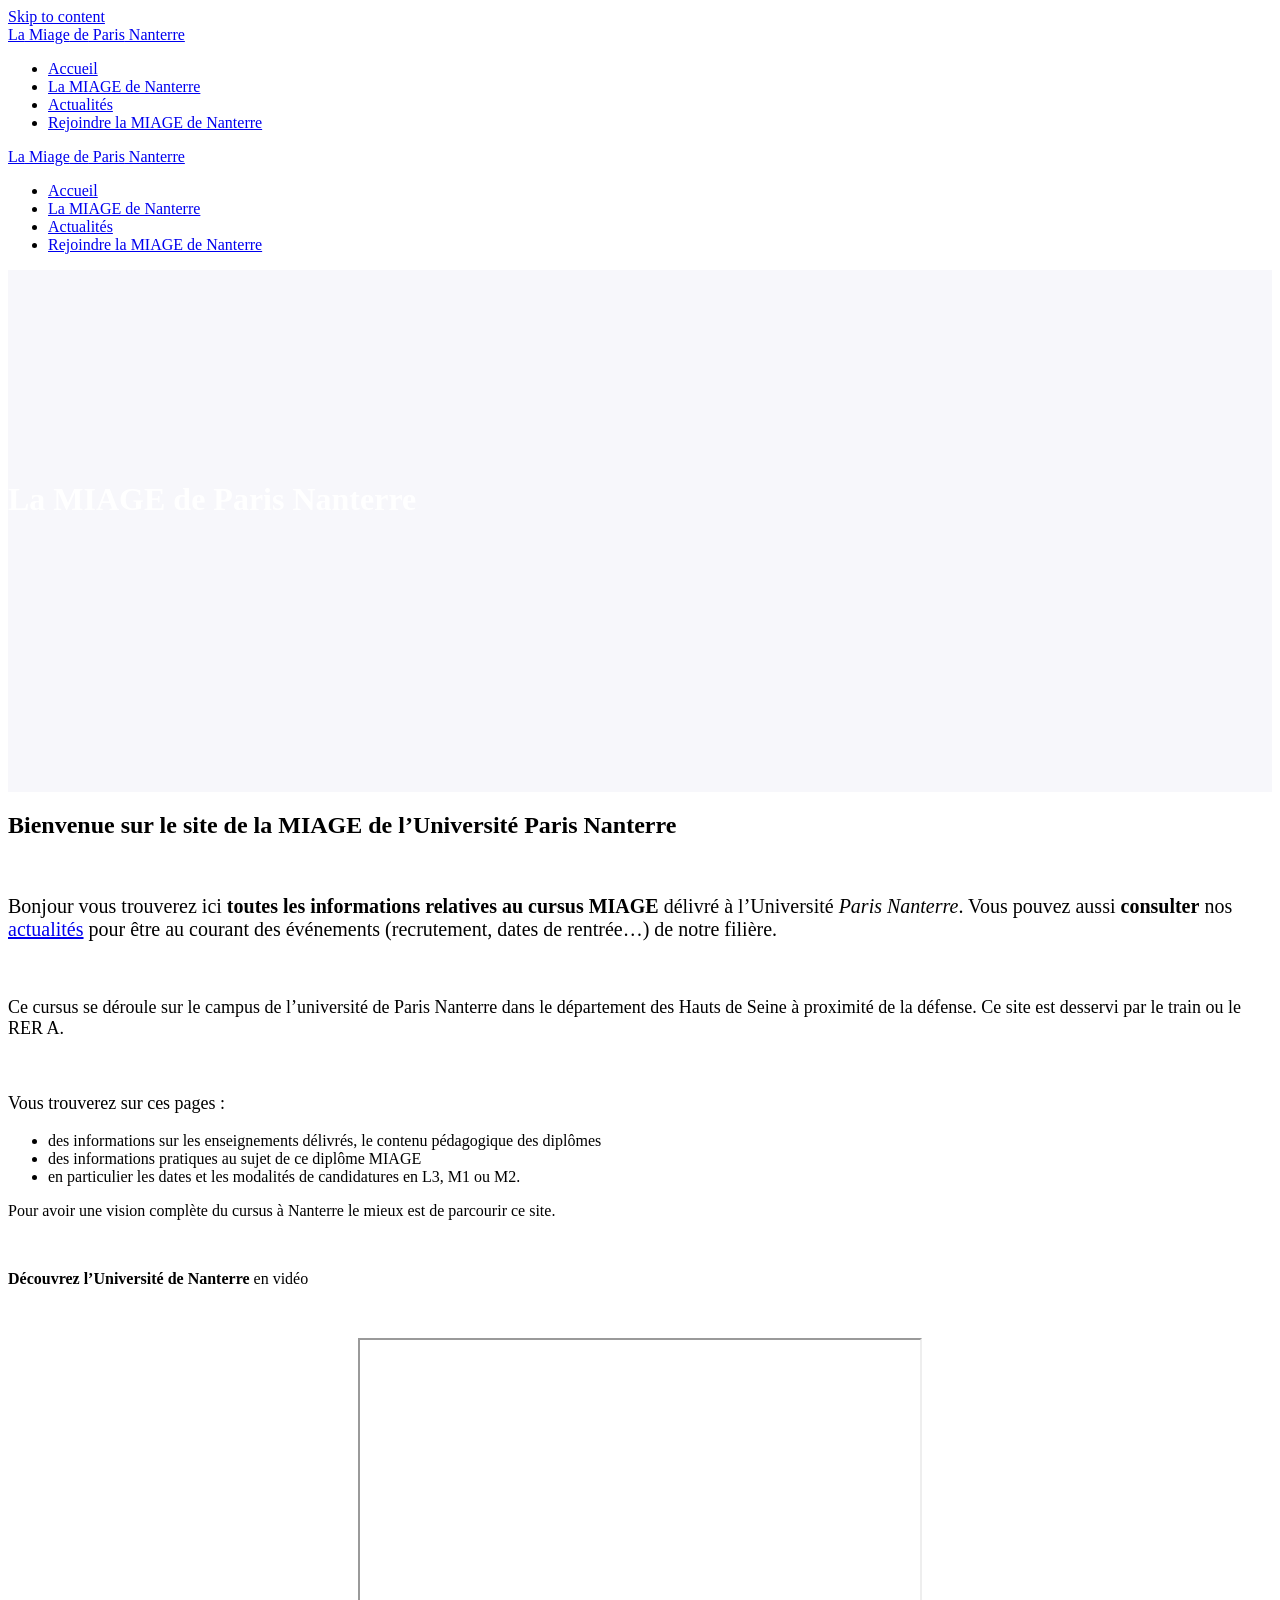
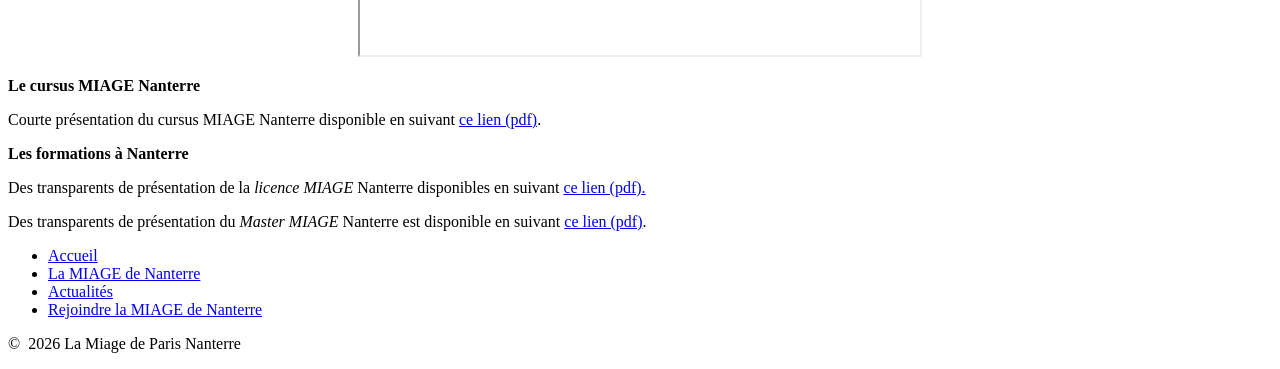
<file: nanterre_miage.html>
<!DOCTYPE html>
<html lang="fr-FR">
<head>
    <meta charset="UTF-8">
    <meta name="viewport" content="width=device-width, initial-scale=1">
    <link rel="profile" href="http://gmpg.org/xfn/11">

	<title>La Miage de Paris Nanterre &#8211; Miage Paris Nanterre</title>
<meta name='robots' content='max-image-preview:large' />
<link rel='dns-prefetch' href='//fonts.googleapis.com' />
<link href='https://fonts.gstatic.com' crossorigin rel='preconnect' />
<link rel="alternate" type="application/rss+xml" title="La Miage de Paris Nanterre &raquo; Flux" href="https://miage.parisnanterre.fr/index.php/feed/" />
<link rel="alternate" type="application/rss+xml" title="La Miage de Paris Nanterre &raquo; Flux des commentaires" href="https://miage.parisnanterre.fr/index.php/comments/feed/" />
<script type="text/javascript">
window._wpemojiSettings = {"baseUrl":"https:\/\/s.w.org\/images\/core\/emoji\/14.0.0\/72x72\/","ext":".png","svgUrl":"https:\/\/s.w.org\/images\/core\/emoji\/14.0.0\/svg\/","svgExt":".svg","source":{"concatemoji":"https:\/\/miage.parisnanterre.fr\/wp-includes\/js\/wp-emoji-release.min.js?ver=6.1.12"}};
/*! This file is auto-generated */
!function(e,a,t){var n,r,o,i=a.createElement("canvas"),p=i.getContext&&i.getContext("2d");function s(e,t){var a=String.fromCharCode,e=(p.clearRect(0,0,i.width,i.height),p.fillText(a.apply(this,e),0,0),i.toDataURL());return p.clearRect(0,0,i.width,i.height),p.fillText(a.apply(this,t),0,0),e===i.toDataURL()}function c(e){var t=a.createElement("script");t.src=e,t.defer=t.type="text/javascript",a.getElementsByTagName("head")[0].appendChild(t)}for(o=Array("flag","emoji"),t.supports={everything:!0,everythingExceptFlag:!0},r=0;r<o.length;r++)t.supports[o[r]]=function(e){if(p&&p.fillText)switch(p.textBaseline="top",p.font="600 32px Arial",e){case"flag":return s([127987,65039,8205,9895,65039],[127987,65039,8203,9895,65039])?!1:!s([55356,56826,55356,56819],[55356,56826,8203,55356,56819])&&!s([55356,57332,56128,56423,56128,56418,56128,56421,56128,56430,56128,56423,56128,56447],[55356,57332,8203,56128,56423,8203,56128,56418,8203,56128,56421,8203,56128,56430,8203,56128,56423,8203,56128,56447]);case"emoji":return!s([129777,127995,8205,129778,127999],[129777,127995,8203,129778,127999])}return!1}(o[r]),t.supports.everything=t.supports.everything&&t.supports[o[r]],"flag"!==o[r]&&(t.supports.everythingExceptFlag=t.supports.everythingExceptFlag&&t.supports[o[r]]);t.supports.everythingExceptFlag=t.supports.everythingExceptFlag&&!t.supports.flag,t.DOMReady=!1,t.readyCallback=function(){t.DOMReady=!0},t.supports.everything||(n=function(){t.readyCallback()},a.addEventListener?(a.addEventListener("DOMContentLoaded",n,!1),e.addEventListener("load",n,!1)):(e.attachEvent("onload",n),a.attachEvent("onreadystatechange",function(){"complete"===a.readyState&&t.readyCallback()})),(e=t.source||{}).concatemoji?c(e.concatemoji):e.wpemoji&&e.twemoji&&(c(e.twemoji),c(e.wpemoji)))}(window,document,window._wpemojiSettings);
</script>
<style type="text/css">
img.wp-smiley,
img.emoji {
	display: inline !important;
	border: none !important;
	box-shadow: none !important;
	height: 1em !important;
	width: 1em !important;
	margin: 0 0.07em !important;
	vertical-align: -0.1em !important;
	background: none !important;
	padding: 0 !important;
}
</style>
	<link rel='stylesheet' id='wp-block-library-css' href='https://miage.parisnanterre.fr/wp-includes/css/dist/block-library/style.min.css?ver=6.1.12' type='text/css' media='all' />
<link rel='stylesheet' id='classic-theme-styles-css' href='https://miage.parisnanterre.fr/wp-includes/css/classic-themes.min.css?ver=1' type='text/css' media='all' />
<style id='global-styles-inline-css' type='text/css'>
body{--wp--preset--color--black: #000000;--wp--preset--color--cyan-bluish-gray: #abb8c3;--wp--preset--color--white: #ffffff;--wp--preset--color--pale-pink: #f78da7;--wp--preset--color--vivid-red: #cf2e2e;--wp--preset--color--luminous-vivid-orange: #ff6900;--wp--preset--color--luminous-vivid-amber: #fcb900;--wp--preset--color--light-green-cyan: #7bdcb5;--wp--preset--color--vivid-green-cyan: #00d084;--wp--preset--color--pale-cyan-blue: #8ed1fc;--wp--preset--color--vivid-cyan-blue: #0693e3;--wp--preset--color--vivid-purple: #9b51e0;--wp--preset--gradient--vivid-cyan-blue-to-vivid-purple: linear-gradient(135deg,rgba(6,147,227,1) 0%,rgb(155,81,224) 100%);--wp--preset--gradient--light-green-cyan-to-vivid-green-cyan: linear-gradient(135deg,rgb(122,220,180) 0%,rgb(0,208,130) 100%);--wp--preset--gradient--luminous-vivid-amber-to-luminous-vivid-orange: linear-gradient(135deg,rgba(252,185,0,1) 0%,rgba(255,105,0,1) 100%);--wp--preset--gradient--luminous-vivid-orange-to-vivid-red: linear-gradient(135deg,rgba(255,105,0,1) 0%,rgb(207,46,46) 100%);--wp--preset--gradient--very-light-gray-to-cyan-bluish-gray: linear-gradient(135deg,rgb(238,238,238) 0%,rgb(169,184,195) 100%);--wp--preset--gradient--cool-to-warm-spectrum: linear-gradient(135deg,rgb(74,234,220) 0%,rgb(151,120,209) 20%,rgb(207,42,186) 40%,rgb(238,44,130) 60%,rgb(251,105,98) 80%,rgb(254,248,76) 100%);--wp--preset--gradient--blush-light-purple: linear-gradient(135deg,rgb(255,206,236) 0%,rgb(152,150,240) 100%);--wp--preset--gradient--blush-bordeaux: linear-gradient(135deg,rgb(254,205,165) 0%,rgb(254,45,45) 50%,rgb(107,0,62) 100%);--wp--preset--gradient--luminous-dusk: linear-gradient(135deg,rgb(255,203,112) 0%,rgb(199,81,192) 50%,rgb(65,88,208) 100%);--wp--preset--gradient--pale-ocean: linear-gradient(135deg,rgb(255,245,203) 0%,rgb(182,227,212) 50%,rgb(51,167,181) 100%);--wp--preset--gradient--electric-grass: linear-gradient(135deg,rgb(202,248,128) 0%,rgb(113,206,126) 100%);--wp--preset--gradient--midnight: linear-gradient(135deg,rgb(2,3,129) 0%,rgb(40,116,252) 100%);--wp--preset--duotone--dark-grayscale: url('#wp-duotone-dark-grayscale');--wp--preset--duotone--grayscale: url('#wp-duotone-grayscale');--wp--preset--duotone--purple-yellow: url('#wp-duotone-purple-yellow');--wp--preset--duotone--blue-red: url('#wp-duotone-blue-red');--wp--preset--duotone--midnight: url('#wp-duotone-midnight');--wp--preset--duotone--magenta-yellow: url('#wp-duotone-magenta-yellow');--wp--preset--duotone--purple-green: url('#wp-duotone-purple-green');--wp--preset--duotone--blue-orange: url('#wp-duotone-blue-orange');--wp--preset--font-size--small: 13px;--wp--preset--font-size--medium: 20px;--wp--preset--font-size--large: 36px;--wp--preset--font-size--x-large: 42px;--wp--preset--spacing--20: 0.44rem;--wp--preset--spacing--30: 0.67rem;--wp--preset--spacing--40: 1rem;--wp--preset--spacing--50: 1.5rem;--wp--preset--spacing--60: 2.25rem;--wp--preset--spacing--70: 3.38rem;--wp--preset--spacing--80: 5.06rem;}:where(.is-layout-flex){gap: 0.5em;}body .is-layout-flow > .alignleft{float: left;margin-inline-start: 0;margin-inline-end: 2em;}body .is-layout-flow > .alignright{float: right;margin-inline-start: 2em;margin-inline-end: 0;}body .is-layout-flow > .aligncenter{margin-left: auto !important;margin-right: auto !important;}body .is-layout-constrained > .alignleft{float: left;margin-inline-start: 0;margin-inline-end: 2em;}body .is-layout-constrained > .alignright{float: right;margin-inline-start: 2em;margin-inline-end: 0;}body .is-layout-constrained > .aligncenter{margin-left: auto !important;margin-right: auto !important;}body .is-layout-constrained > :where(:not(.alignleft):not(.alignright):not(.alignfull)){max-width: var(--wp--style--global--content-size);margin-left: auto !important;margin-right: auto !important;}body .is-layout-constrained > .alignwide{max-width: var(--wp--style--global--wide-size);}body .is-layout-flex{display: flex;}body .is-layout-flex{flex-wrap: wrap;align-items: center;}body .is-layout-flex > *{margin: 0;}:where(.wp-block-columns.is-layout-flex){gap: 2em;}.has-black-color{color: var(--wp--preset--color--black) !important;}.has-cyan-bluish-gray-color{color: var(--wp--preset--color--cyan-bluish-gray) !important;}.has-white-color{color: var(--wp--preset--color--white) !important;}.has-pale-pink-color{color: var(--wp--preset--color--pale-pink) !important;}.has-vivid-red-color{color: var(--wp--preset--color--vivid-red) !important;}.has-luminous-vivid-orange-color{color: var(--wp--preset--color--luminous-vivid-orange) !important;}.has-luminous-vivid-amber-color{color: var(--wp--preset--color--luminous-vivid-amber) !important;}.has-light-green-cyan-color{color: var(--wp--preset--color--light-green-cyan) !important;}.has-vivid-green-cyan-color{color: var(--wp--preset--color--vivid-green-cyan) !important;}.has-pale-cyan-blue-color{color: var(--wp--preset--color--pale-cyan-blue) !important;}.has-vivid-cyan-blue-color{color: var(--wp--preset--color--vivid-cyan-blue) !important;}.has-vivid-purple-color{color: var(--wp--preset--color--vivid-purple) !important;}.has-black-background-color{background-color: var(--wp--preset--color--black) !important;}.has-cyan-bluish-gray-background-color{background-color: var(--wp--preset--color--cyan-bluish-gray) !important;}.has-white-background-color{background-color: var(--wp--preset--color--white) !important;}.has-pale-pink-background-color{background-color: var(--wp--preset--color--pale-pink) !important;}.has-vivid-red-background-color{background-color: var(--wp--preset--color--vivid-red) !important;}.has-luminous-vivid-orange-background-color{background-color: var(--wp--preset--color--luminous-vivid-orange) !important;}.has-luminous-vivid-amber-background-color{background-color: var(--wp--preset--color--luminous-vivid-amber) !important;}.has-light-green-cyan-background-color{background-color: var(--wp--preset--color--light-green-cyan) !important;}.has-vivid-green-cyan-background-color{background-color: var(--wp--preset--color--vivid-green-cyan) !important;}.has-pale-cyan-blue-background-color{background-color: var(--wp--preset--color--pale-cyan-blue) !important;}.has-vivid-cyan-blue-background-color{background-color: var(--wp--preset--color--vivid-cyan-blue) !important;}.has-vivid-purple-background-color{background-color: var(--wp--preset--color--vivid-purple) !important;}.has-black-border-color{border-color: var(--wp--preset--color--black) !important;}.has-cyan-bluish-gray-border-color{border-color: var(--wp--preset--color--cyan-bluish-gray) !important;}.has-white-border-color{border-color: var(--wp--preset--color--white) !important;}.has-pale-pink-border-color{border-color: var(--wp--preset--color--pale-pink) !important;}.has-vivid-red-border-color{border-color: var(--wp--preset--color--vivid-red) !important;}.has-luminous-vivid-orange-border-color{border-color: var(--wp--preset--color--luminous-vivid-orange) !important;}.has-luminous-vivid-amber-border-color{border-color: var(--wp--preset--color--luminous-vivid-amber) !important;}.has-light-green-cyan-border-color{border-color: var(--wp--preset--color--light-green-cyan) !important;}.has-vivid-green-cyan-border-color{border-color: var(--wp--preset--color--vivid-green-cyan) !important;}.has-pale-cyan-blue-border-color{border-color: var(--wp--preset--color--pale-cyan-blue) !important;}.has-vivid-cyan-blue-border-color{border-color: var(--wp--preset--color--vivid-cyan-blue) !important;}.has-vivid-purple-border-color{border-color: var(--wp--preset--color--vivid-purple) !important;}.has-vivid-cyan-blue-to-vivid-purple-gradient-background{background: var(--wp--preset--gradient--vivid-cyan-blue-to-vivid-purple) !important;}.has-light-green-cyan-to-vivid-green-cyan-gradient-background{background: var(--wp--preset--gradient--light-green-cyan-to-vivid-green-cyan) !important;}.has-luminous-vivid-amber-to-luminous-vivid-orange-gradient-background{background: var(--wp--preset--gradient--luminous-vivid-amber-to-luminous-vivid-orange) !important;}.has-luminous-vivid-orange-to-vivid-red-gradient-background{background: var(--wp--preset--gradient--luminous-vivid-orange-to-vivid-red) !important;}.has-very-light-gray-to-cyan-bluish-gray-gradient-background{background: var(--wp--preset--gradient--very-light-gray-to-cyan-bluish-gray) !important;}.has-cool-to-warm-spectrum-gradient-background{background: var(--wp--preset--gradient--cool-to-warm-spectrum) !important;}.has-blush-light-purple-gradient-background{background: var(--wp--preset--gradient--blush-light-purple) !important;}.has-blush-bordeaux-gradient-background{background: var(--wp--preset--gradient--blush-bordeaux) !important;}.has-luminous-dusk-gradient-background{background: var(--wp--preset--gradient--luminous-dusk) !important;}.has-pale-ocean-gradient-background{background: var(--wp--preset--gradient--pale-ocean) !important;}.has-electric-grass-gradient-background{background: var(--wp--preset--gradient--electric-grass) !important;}.has-midnight-gradient-background{background: var(--wp--preset--gradient--midnight) !important;}.has-small-font-size{font-size: var(--wp--preset--font-size--small) !important;}.has-medium-font-size{font-size: var(--wp--preset--font-size--medium) !important;}.has-large-font-size{font-size: var(--wp--preset--font-size--large) !important;}.has-x-large-font-size{font-size: var(--wp--preset--font-size--x-large) !important;}
.wp-block-navigation a:where(:not(.wp-element-button)){color: inherit;}
:where(.wp-block-columns.is-layout-flex){gap: 2em;}
.wp-block-pullquote{font-size: 1.5em;line-height: 1.6;}
</style>
<link rel='stylesheet' id='contact-form-7-css' href='https://miage.parisnanterre.fr/wp-content/plugins/contact-form-7/includes/css/styles.css?ver=5.7.7' type='text/css' media='all' />
<link rel='stylesheet' id='wordpress-file-upload-style-css' href='https://miage.parisnanterre.fr/wp-content/plugins/wp-file-upload/css/wordpress_file_upload_style.css?ver=6.1.12' type='text/css' media='all' />
<link rel='stylesheet' id='wordpress-file-upload-style-safe-css' href='https://miage.parisnanterre.fr/wp-content/plugins/wp-file-upload/css/wordpress_file_upload_style_safe.css?ver=6.1.12' type='text/css' media='all' />
<link rel='stylesheet' id='wordpress-file-upload-adminbar-style-css' href='https://miage.parisnanterre.fr/wp-content/plugins/wp-file-upload/css/wordpress_file_upload_adminbarstyle.css?ver=6.1.12' type='text/css' media='all' />
<link rel='stylesheet' id='jquery-ui-css-css' href='https://miage.parisnanterre.fr/wp-content/plugins/wp-file-upload/vendor/jquery/jquery-ui.min.css?ver=6.1.12' type='text/css' media='all' />
<link rel='stylesheet' id='jquery-ui-timepicker-addon-css-css' href='https://miage.parisnanterre.fr/wp-content/plugins/wp-file-upload/vendor/jquery/jquery-ui-timepicker-addon.min.css?ver=6.1.12' type='text/css' media='all' />
<link rel='stylesheet' id='materialis-style-css' href='https://miage.parisnanterre.fr/wp-content/themes/materialis/style.min.css?ver=1.1.67' type='text/css' media='all' />
<style id='materialis-style-inline-css' type='text/css'>
img.logo.dark, img.custom-logo{width:auto;max-height:70px;}
</style>
<link rel='stylesheet' id='materialis-material-icons-css' href='https://miage.parisnanterre.fr/wp-content/themes/materialis/assets/css/material-icons.min.css?ver=1.1.67' type='text/css' media='all' />
<link rel='stylesheet' id='materialis-style-bundle-css' href='https://miage.parisnanterre.fr/wp-content/themes/materialis/assets/css/theme.bundle.min.css?ver=1.1.67' type='text/css' media='all' />
<link rel='stylesheet' id='materialis-fonts-css'  data-href='https://fonts.googleapis.com/css?family=Roboto:300,300italic,400,400italic,500,500italic,700,700italic,900,900italic%7CPlayfair%20Display:400,400italic,700,700italic&#038;subset=latin,latin-ext' type='text/css' media='all' />
<link rel='stylesheet' id='kirki-styles-materialis-css' href='https://miage.parisnanterre.fr/wp-content/themes/materialis/customizer/kirki/assets/css/kirki-styles.css' type='text/css' media='all' />
<style id='kirki-styles-materialis-inline-css' type='text/css'>
/** cached kirki style */.header-homepage{background-position:center top;}.header{background-position:center center;}body .header .svg-white-bg{fill:rgb(248,248,248)!important;}.header-separator svg{height:25px!important;}.header-homepage .hero-title{color:#ffffff;}.header-homepage .header-description-row{padding-top:15%;padding-bottom:20%;}.inner-header-description{padding-top:10%;padding-bottom:10%;}@media screen and (max-width:767px){.header-homepage .header-description-row{padding-top:10%;padding-bottom:10%;}}@media only screen and (min-width: 768px){.header-content .align-holder{width:85%!important;}.inner-header-description{text-align:center!important;}}
</style>
<!--[if lt IE 8]>
<script type='text/javascript' src='https://miage.parisnanterre.fr/wp-includes/js/json2.min.js?ver=2015-05-03' id='json2-js'></script>
<![endif]-->
<script type='text/javascript' src='https://miage.parisnanterre.fr/wp-content/plugins/wp-file-upload/js/wordpress_file_upload_functions.js?ver=6.1.12' id='wordpress_file_upload_script-js'></script>
<script type='text/javascript' src='https://miage.parisnanterre.fr/wp-includes/js/jquery/jquery.min.js?ver=3.6.1' id='jquery-core-js'></script>
<script type='text/javascript' id='jquery-core-js-after'>
MaterialisTheme = {"blog_posts_as_masonry_grid":false}
</script>
<script type='text/javascript' src='https://miage.parisnanterre.fr/wp-includes/js/jquery/jquery-migrate.min.js?ver=3.3.2' id='jquery-migrate-js'></script>
<script type='text/javascript' id='jquery-js-after'>
    
        (function ($) {
            function setHeaderTopSpacing() {
                $('.header-wrapper .header,.header-wrapper .header-homepage').css({
                    'padding-top': $('.header-top').height()
                });

             setTimeout(function() {
                  var headerTop = document.querySelector('.header-top');
                  var headers = document.querySelectorAll('.header-wrapper .header,.header-wrapper .header-homepage');

                  for (var i = 0; i < headers.length; i++) {
                      var item = headers[i];
                      item.style.paddingTop = headerTop.getBoundingClientRect().height + "px";
                  }

                    var languageSwitcher = document.querySelector('.materialis-language-switcher');

                    if(languageSwitcher){
                        languageSwitcher.style.top = "calc( " +  headerTop.getBoundingClientRect().height + "px + 1rem)" ;
                    }
                    
                }, 100);

            }

            jQuery(window).on('resize orientationchange', setHeaderTopSpacing);
            window.materialisSetHeaderTopSpacing = setHeaderTopSpacing

        })(jQuery);
    
    
</script>
<script type='text/javascript' src='https://miage.parisnanterre.fr/wp-includes/js/jquery/ui/core.min.js?ver=1.13.2' id='jquery-ui-core-js'></script>
<script type='text/javascript' src='https://miage.parisnanterre.fr/wp-includes/js/jquery/ui/datepicker.min.js?ver=1.13.2' id='jquery-ui-datepicker-js'></script>
<script type='text/javascript' id='jquery-ui-datepicker-js-after'>
jQuery(function(jQuery){jQuery.datepicker.setDefaults({"closeText":"Fermer","currentText":"Aujourd\u2019hui","monthNames":["janvier","f\u00e9vrier","mars","avril","mai","juin","juillet","ao\u00fbt","septembre","octobre","novembre","d\u00e9cembre"],"monthNamesShort":["Jan","F\u00e9v","Mar","Avr","Mai","Juin","Juil","Ao\u00fbt","Sep","Oct","Nov","D\u00e9c"],"nextText":"Suivant","prevText":"Pr\u00e9c\u00e9dent","dayNames":["dimanche","lundi","mardi","mercredi","jeudi","vendredi","samedi"],"dayNamesShort":["dim","lun","mar","mer","jeu","ven","sam"],"dayNamesMin":["D","L","M","M","J","V","S"],"dateFormat":"MM d, yy","firstDay":1,"isRTL":false});});
</script>
<script type='text/javascript' src='https://miage.parisnanterre.fr/wp-content/plugins/wp-file-upload/vendor/jquery/jquery-ui-timepicker-addon.min.js?ver=6.1.12' id='jquery-ui-timepicker-addon-js-js'></script>
<link rel="https://api.w.org/" href="https://miage.parisnanterre.fr/index.php/wp-json/" /><link rel="alternate" type="application/json" href="https://miage.parisnanterre.fr/index.php/wp-json/wp/v2/pages/2" /><link rel="EditURI" type="application/rsd+xml" title="RSD" href="https://miage.parisnanterre.fr/xmlrpc.php?rsd" />
<link rel="wlwmanifest" type="application/wlwmanifest+xml" href="https://miage.parisnanterre.fr/wp-includes/wlwmanifest.xml" />
<meta name="generator" content="WordPress 6.1.12" />
<link rel="canonical" href="https://miage.parisnanterre.fr/" />
<link rel='shortlink' href='https://miage.parisnanterre.fr/' />
<link rel="alternate" type="application/json+oembed" href="https://miage.parisnanterre.fr/index.php/wp-json/oembed/1.0/embed?url=https%3A%2F%2Fmiage.parisnanterre.fr%2F" />
<link rel="alternate" type="text/xml+oembed" href="https://miage.parisnanterre.fr/index.php/wp-json/oembed/1.0/embed?url=https%3A%2F%2Fmiage.parisnanterre.fr%2F&#038;format=xml" />
        <style type="text/css" data-name="custom-mobile-image-position">
            @media screen and (max-width: 767px) {
                /*Custom mobile position*/
            .header-homepage {
                background-position: 50% 0px !important;
            }
            }
        </style>

        <style type="text/css" data-name="custom-mobile-image">
            /*Custom mobile image*/
                        }

        </style>
        <style data-name="hero-content-border">
            </style>
        <script type="text/javascript" data-name="async-styles">
        (function () {
            var links = document.querySelectorAll('link[data-href]');
            for (var i = 0; i < links.length; i++) {
                var item = links[i];
                item.href = item.getAttribute('data-href')
            }
        })();
    </script>
    <style type="text/css">.recentcomments a{display:inline !important;padding:0 !important;margin:0 !important;}</style><style type="text/css" id="custom-background-css">
body.custom-background { background-color: #ffffff; background-image: url("https://miage.parisnanterre.fr/wp-content/uploads/2022/01/Vue_-aerienne_3.jpg"); background-position: center top; background-size: auto; background-repeat: repeat; background-attachment: fixed; }
</style>
		<style id="page-content-custom-styles">
			</style>
	    <style data-name="background-content-colors">
        .materialis-front-page .content.blog-page,
        .materialis-inner-page .page-content,
        .materialis-inner-page .content,
        .materialis-front-page.materialis-content-padding .page-content {
            background-color: #ffffff;
        }
    </style>
    </head>

<body class="home page-template page-template-page-templates page-template-homepage page-template-page-templateshomepage-php page page-id-2 custom-background materialis-front-page materialis-content-padding">
<svg xmlns="http://www.w3.org/2000/svg" viewBox="0 0 0 0" width="0" height="0" focusable="false" role="none" style="visibility: hidden; position: absolute; left: -9999px; overflow: hidden;" ><defs><filter id="wp-duotone-dark-grayscale"><feColorMatrix color-interpolation-filters="sRGB" type="matrix" values=" .299 .587 .114 0 0 .299 .587 .114 0 0 .299 .587 .114 0 0 .299 .587 .114 0 0 " /><feComponentTransfer color-interpolation-filters="sRGB" ><feFuncR type="table" tableValues="0 0.49803921568627" /><feFuncG type="table" tableValues="0 0.49803921568627" /><feFuncB type="table" tableValues="0 0.49803921568627" /><feFuncA type="table" tableValues="1 1" /></feComponentTransfer><feComposite in2="SourceGraphic" operator="in" /></filter></defs></svg><svg xmlns="http://www.w3.org/2000/svg" viewBox="0 0 0 0" width="0" height="0" focusable="false" role="none" style="visibility: hidden; position: absolute; left: -9999px; overflow: hidden;" ><defs><filter id="wp-duotone-grayscale"><feColorMatrix color-interpolation-filters="sRGB" type="matrix" values=" .299 .587 .114 0 0 .299 .587 .114 0 0 .299 .587 .114 0 0 .299 .587 .114 0 0 " /><feComponentTransfer color-interpolation-filters="sRGB" ><feFuncR type="table" tableValues="0 1" /><feFuncG type="table" tableValues="0 1" /><feFuncB type="table" tableValues="0 1" /><feFuncA type="table" tableValues="1 1" /></feComponentTransfer><feComposite in2="SourceGraphic" operator="in" /></filter></defs></svg><svg xmlns="http://www.w3.org/2000/svg" viewBox="0 0 0 0" width="0" height="0" focusable="false" role="none" style="visibility: hidden; position: absolute; left: -9999px; overflow: hidden;" ><defs><filter id="wp-duotone-purple-yellow"><feColorMatrix color-interpolation-filters="sRGB" type="matrix" values=" .299 .587 .114 0 0 .299 .587 .114 0 0 .299 .587 .114 0 0 .299 .587 .114 0 0 " /><feComponentTransfer color-interpolation-filters="sRGB" ><feFuncR type="table" tableValues="0.54901960784314 0.98823529411765" /><feFuncG type="table" tableValues="0 1" /><feFuncB type="table" tableValues="0.71764705882353 0.25490196078431" /><feFuncA type="table" tableValues="1 1" /></feComponentTransfer><feComposite in2="SourceGraphic" operator="in" /></filter></defs></svg><svg xmlns="http://www.w3.org/2000/svg" viewBox="0 0 0 0" width="0" height="0" focusable="false" role="none" style="visibility: hidden; position: absolute; left: -9999px; overflow: hidden;" ><defs><filter id="wp-duotone-blue-red"><feColorMatrix color-interpolation-filters="sRGB" type="matrix" values=" .299 .587 .114 0 0 .299 .587 .114 0 0 .299 .587 .114 0 0 .299 .587 .114 0 0 " /><feComponentTransfer color-interpolation-filters="sRGB" ><feFuncR type="table" tableValues="0 1" /><feFuncG type="table" tableValues="0 0.27843137254902" /><feFuncB type="table" tableValues="0.5921568627451 0.27843137254902" /><feFuncA type="table" tableValues="1 1" /></feComponentTransfer><feComposite in2="SourceGraphic" operator="in" /></filter></defs></svg><svg xmlns="http://www.w3.org/2000/svg" viewBox="0 0 0 0" width="0" height="0" focusable="false" role="none" style="visibility: hidden; position: absolute; left: -9999px; overflow: hidden;" ><defs><filter id="wp-duotone-midnight"><feColorMatrix color-interpolation-filters="sRGB" type="matrix" values=" .299 .587 .114 0 0 .299 .587 .114 0 0 .299 .587 .114 0 0 .299 .587 .114 0 0 " /><feComponentTransfer color-interpolation-filters="sRGB" ><feFuncR type="table" tableValues="0 0" /><feFuncG type="table" tableValues="0 0.64705882352941" /><feFuncB type="table" tableValues="0 1" /><feFuncA type="table" tableValues="1 1" /></feComponentTransfer><feComposite in2="SourceGraphic" operator="in" /></filter></defs></svg><svg xmlns="http://www.w3.org/2000/svg" viewBox="0 0 0 0" width="0" height="0" focusable="false" role="none" style="visibility: hidden; position: absolute; left: -9999px; overflow: hidden;" ><defs><filter id="wp-duotone-magenta-yellow"><feColorMatrix color-interpolation-filters="sRGB" type="matrix" values=" .299 .587 .114 0 0 .299 .587 .114 0 0 .299 .587 .114 0 0 .299 .587 .114 0 0 " /><feComponentTransfer color-interpolation-filters="sRGB" ><feFuncR type="table" tableValues="0.78039215686275 1" /><feFuncG type="table" tableValues="0 0.94901960784314" /><feFuncB type="table" tableValues="0.35294117647059 0.47058823529412" /><feFuncA type="table" tableValues="1 1" /></feComponentTransfer><feComposite in2="SourceGraphic" operator="in" /></filter></defs></svg><svg xmlns="http://www.w3.org/2000/svg" viewBox="0 0 0 0" width="0" height="0" focusable="false" role="none" style="visibility: hidden; position: absolute; left: -9999px; overflow: hidden;" ><defs><filter id="wp-duotone-purple-green"><feColorMatrix color-interpolation-filters="sRGB" type="matrix" values=" .299 .587 .114 0 0 .299 .587 .114 0 0 .299 .587 .114 0 0 .299 .587 .114 0 0 " /><feComponentTransfer color-interpolation-filters="sRGB" ><feFuncR type="table" tableValues="0.65098039215686 0.40392156862745" /><feFuncG type="table" tableValues="0 1" /><feFuncB type="table" tableValues="0.44705882352941 0.4" /><feFuncA type="table" tableValues="1 1" /></feComponentTransfer><feComposite in2="SourceGraphic" operator="in" /></filter></defs></svg><svg xmlns="http://www.w3.org/2000/svg" viewBox="0 0 0 0" width="0" height="0" focusable="false" role="none" style="visibility: hidden; position: absolute; left: -9999px; overflow: hidden;" ><defs><filter id="wp-duotone-blue-orange"><feColorMatrix color-interpolation-filters="sRGB" type="matrix" values=" .299 .587 .114 0 0 .299 .587 .114 0 0 .299 .587 .114 0 0 .299 .587 .114 0 0 " /><feComponentTransfer color-interpolation-filters="sRGB" ><feFuncR type="table" tableValues="0.098039215686275 1" /><feFuncG type="table" tableValues="0 0.66274509803922" /><feFuncB type="table" tableValues="0.84705882352941 0.41960784313725" /><feFuncA type="table" tableValues="1 1" /></feComponentTransfer><feComposite in2="SourceGraphic" operator="in" /></filter></defs></svg>    <style>
        .screen-reader-text[href="#page-content"]:focus {
            background-color: #f1f1f1;
            border-radius: 3px;
            box-shadow: 0 0 2px 2px rgba(0, 0, 0, 0.6);
            clip: auto !important;
            clip-path: none;
            color: #21759b;
           
        }
    </style>
    <a class="skip-link screen-reader-text" href="#page-content">Skip to content</a>
    <div id="page-top" class="header-top homepage">
		<div class="navigation-bar  coloured-nav homepage"  data-sticky='0'  data-sticky-mobile='1'  data-sticky-to='top' >
    <div class="navigation-wrapper">
        <div class="row basis-auto">
            <div class="logo_col col-xs col-sm-fit">
                <a class="text-logo" data-type="group"  data-dynamic-mod="true" href="https://miage.parisnanterre.fr/">La<span style="font-weight: 300;" class="span12"> Miage</span> de<span style="font-weight: 300;" class="span12"> Paris</span> Nanterre</a>            </div>
            <div class="main_menu_col col-xs">
                <div id="mainmenu_container" class="simple-text-buttons main-menu dropdown-menu row"><ul id="main_menu" class="simple-text-buttons main-menu dropdown-menu"><li class="page_item page-item-2 current_page_item"><a href="https://miage.parisnanterre.fr/" aria-current="page">Accueil</a></li><li class="page_item page-item-63"><a href="https://miage.parisnanterre.fr/index.php/filiere-miage/">La  MIAGE de Nanterre</a></li><li class="page_item page-item-10"><a href="https://miage.parisnanterre.fr/index.php/blog/">Actualités</a></li><li class="page_item page-item-79"><a href="https://miage.parisnanterre.fr/index.php/candidater/">Rejoindre la MIAGE de Nanterre</a></li></ul></div>    <a href="#" data-component="offcanvas" data-target="#offcanvas-wrapper" data-direction="right" data-width="300px" data-push="false">
        <div class="bubble"></div>
        <i class="mdi mdi-view-sequential"></i>
    </a>
    <div id="offcanvas-wrapper" class="hide force-hide offcanvas-right">
        <div class="offcanvas-top">
            <div class="logo-holder">
                <a class="text-logo" data-type="group"  data-dynamic-mod="true" href="https://miage.parisnanterre.fr/">La<span style="font-weight: 300;" class="span12"> Miage</span> de<span style="font-weight: 300;" class="span12"> Paris</span> Nanterre</a>            </div>
        </div>
        <div id="offcanvas_menu" class="offcanvas_menu"><ul id="offcanvas_menu" class="offcanvas_menu"><li class="page_item page-item-2 current_page_item"><a href="https://miage.parisnanterre.fr/" aria-current="page">Accueil</a></li><li class="page_item page-item-63"><a href="https://miage.parisnanterre.fr/index.php/filiere-miage/">La  MIAGE de Nanterre</a></li><li class="page_item page-item-10"><a href="https://miage.parisnanterre.fr/index.php/blog/">Actualités</a></li><li class="page_item page-item-79"><a href="https://miage.parisnanterre.fr/index.php/candidater/">Rejoindre la MIAGE de Nanterre</a></li></ul></div>
            </div>
                </div>
        </div>
    </div>
</div>
</div>


<div id="page" class="site">
    <div class="header-wrapper">
        <div  class='header-homepage' style='; background-image:url(&quot;https://miage.parisnanterre.fr/wp-content/uploads/2020/02/Vue_-aérienne_2.jpg&quot;); background-color:rgb(247,247,251)'>
            						
    <div class="header-description content-on-center gridContainer">
        <div class="row header-description-row middle-sm">
    <div class="header-content header-content-centered col-md col-xs-12">
        <div class="align-holder center">
            <h1 class="hero-title ">La MIAGE de Paris Nanterre</h1>        </div>
    </div>
</div>
    </div>

        <script>
		if (window.materialisSetHeaderTopSpacing) {
			window.materialisSetHeaderTopSpacing();
		}
    </script>
    
				        </div>
    </div>

<div  class='page-content' style='' id='page-content'>
    <div class="content">
        
<h2>Bienvenue sur le site de la MIAGE de l&rsquo;Université Paris Nanterre</h2>



<p class="has-small-font-size">  <br> </p>



<p class="has-medium-font-size">Bonjour vous trouverez ici <strong>toutes les informations relatives au cursus MIAGE</strong> délivré à l&rsquo;Université <em>Paris Nanterre</em>. Vous pouvez aussi <strong>consulter</strong> nos <a href="https://miage.parisnanterre.fr/index.php/blog/">actualités</a> pour être au courant des événements (recrutement, dates de rentrée&#8230;) de notre filière.</p>



<p><br></p>



<p style="font-size:18px">Ce cursus se déroule sur le campus de l&rsquo;université de Paris Nanterre dans le département des Hauts de Seine à proximité de la défense. Ce site est desservi par le train ou le RER A.</p>



<p><br></p>



<p style="font-size:18px">Vous trouverez sur ces pages :</p>



<ul>
<li>des informations sur les enseignements délivrés, le contenu pédagogique des diplômes</li>



<li>des informations pratiques au sujet de ce diplôme MIAGE</li>



<li>en particulier les dates et les modalités de candidatures en L3, M1 ou M2.</li>
</ul>



<p>Pour avoir une vision complète du cursus à Nanterre le mieux est de parcourir ce site. </p>



<p> <br> </p>



<p><strong>Découvrez l&rsquo;Université de Nanterre</strong> en vidéo</p>



<p>
<br>
</p>



<figure>
<center>
<iframe src="https://www.youtube.com/embed/Pe-EhaCXYvU" allowfullscreen="" width="560" height="315">
</iframe>
</center>
</figure>



<p></p>



<p><strong>Le cursus MIAGE Nanterre</strong></p>



<p>Courte présentation du cursus MIAGE Nanterre disponible en suivant <a href="https://miage.parisnanterre.fr/wp-content/uploads/2022/01/FicheMIAGE2021.pdf">ce lien (pdf)</a>. </p>



<p>   </p>



<p><strong>Les formations à Nanterre</strong></p>



<p>Des transparents de présentation de la <em>licence MIAGE</em> Nanterre disponibles en suivant <a href="https://miage.parisnanterre.fr/wp-content/uploads/2024/02/presentationJPO2024_licence.pdf">ce lien (pdf)</a><a href="https://miage.parisnanterre.fr/wp-content/uploads/2024/02/presentationJPO2024_licence.pdf" data-type="URL" data-id="https://miage.parisnanterre.fr/wp-content/uploads/2024/02/presentationJPO2024_licence.pdf">.</a> </p>



<p>Des transparents de présentation du <em>Master MIAGE</em> Nanterre est disponible en suivant <a href="https://miage.parisnanterre.fr/wp-content/uploads/2024/02/presentationJPO2024_master.pdf">ce lien (pdf)</a>.</p>
    </div>
</div>

</div>
<div  class='footer footer-dark  paralax'>
    <div  class='footer-content center-xs'>
        <div class="gridContainer">
            <div class="row middle-xs footer-content-row">
                <div class="col-xs-12 col-sm-8 col-md-9">
                    <div id="materialis-footer-menu" class="materialis-footer-menu"><ul id="materialis-footer-menu" class="materialis-footer-menu"><li class="page_item page-item-2 current_page_item"><a href="https://miage.parisnanterre.fr/" aria-current="page">Accueil</a></li><li class="page_item page-item-63"><a href="https://miage.parisnanterre.fr/index.php/filiere-miage/">La  MIAGE de Nanterre</a></li><li class="page_item page-item-10"><a href="https://miage.parisnanterre.fr/index.php/blog/">Actualités</a></li><li class="page_item page-item-79"><a href="https://miage.parisnanterre.fr/index.php/candidater/">Rejoindre la MIAGE de Nanterre</a></li></ul></div>                </div>
                <div class="footer-content-col col-sm-4 col-xs-12 col-md-3">
                    <p  class="copyright">&copy;&nbsp;&nbsp;2026&nbsp;La Miage de Paris Nanterre</p>                </div>
            </div>
        </div>
    </div>
</div>
<script type='text/javascript' src='https://miage.parisnanterre.fr/wp-content/plugins/contact-form-7/includes/swv/js/index.js?ver=5.7.7' id='swv-js'></script>
<script type='text/javascript' id='contact-form-7-js-extra'>
/* <![CDATA[ */
var wpcf7 = {"api":{"root":"https:\/\/miage.parisnanterre.fr\/index.php\/wp-json\/","namespace":"contact-form-7\/v1"}};
/* ]]> */
</script>
<script type='text/javascript' src='https://miage.parisnanterre.fr/wp-content/plugins/contact-form-7/includes/js/index.js?ver=5.7.7' id='contact-form-7-js'></script>
<script type='text/javascript' src='https://miage.parisnanterre.fr/wp-includes/js/jquery/ui/mouse.min.js?ver=1.13.2' id='jquery-ui-mouse-js'></script>
<script type='text/javascript' src='https://miage.parisnanterre.fr/wp-includes/js/jquery/ui/slider.min.js?ver=1.13.2' id='jquery-ui-slider-js'></script>
<script type='text/javascript' src='https://miage.parisnanterre.fr/wp-includes/js/jquery/ui/effect.min.js?ver=1.13.2' id='jquery-effects-core-js'></script>
<script type='text/javascript' src='https://miage.parisnanterre.fr/wp-includes/js/jquery/ui/effect-slide.min.js?ver=1.13.2' id='jquery-effects-slide-js'></script>
<script type='text/javascript'  defer="defer" src='https://miage.parisnanterre.fr/wp-includes/js/imagesloaded.min.js?ver=4.1.4' id='imagesloaded-js'></script>
<script type='text/javascript'  defer="defer" src='https://miage.parisnanterre.fr/wp-includes/js/masonry.min.js?ver=4.2.2' id='masonry-js'></script>
<script type='text/javascript'  defer="defer" src='https://miage.parisnanterre.fr/wp-content/themes/materialis/assets/js/theme.bundle.min.js?ver=1.1.67' id='materialis-theme-js'></script>
    <script>
        /(trident|msie)/i.test(navigator.userAgent) && document.getElementById && window.addEventListener && window.addEventListener("hashchange", function() {
            var t, e = location.hash.substring(1);
            /^[A-z0-9_-]+$/.test(e) && (t = document.getElementById(e)) && (/^(?:a|select|input|button|textarea)$/i.test(t.tagName) || (t.tabIndex = -1), t.focus())
        }, !1);
    </script>
</body>
</html>
</file>
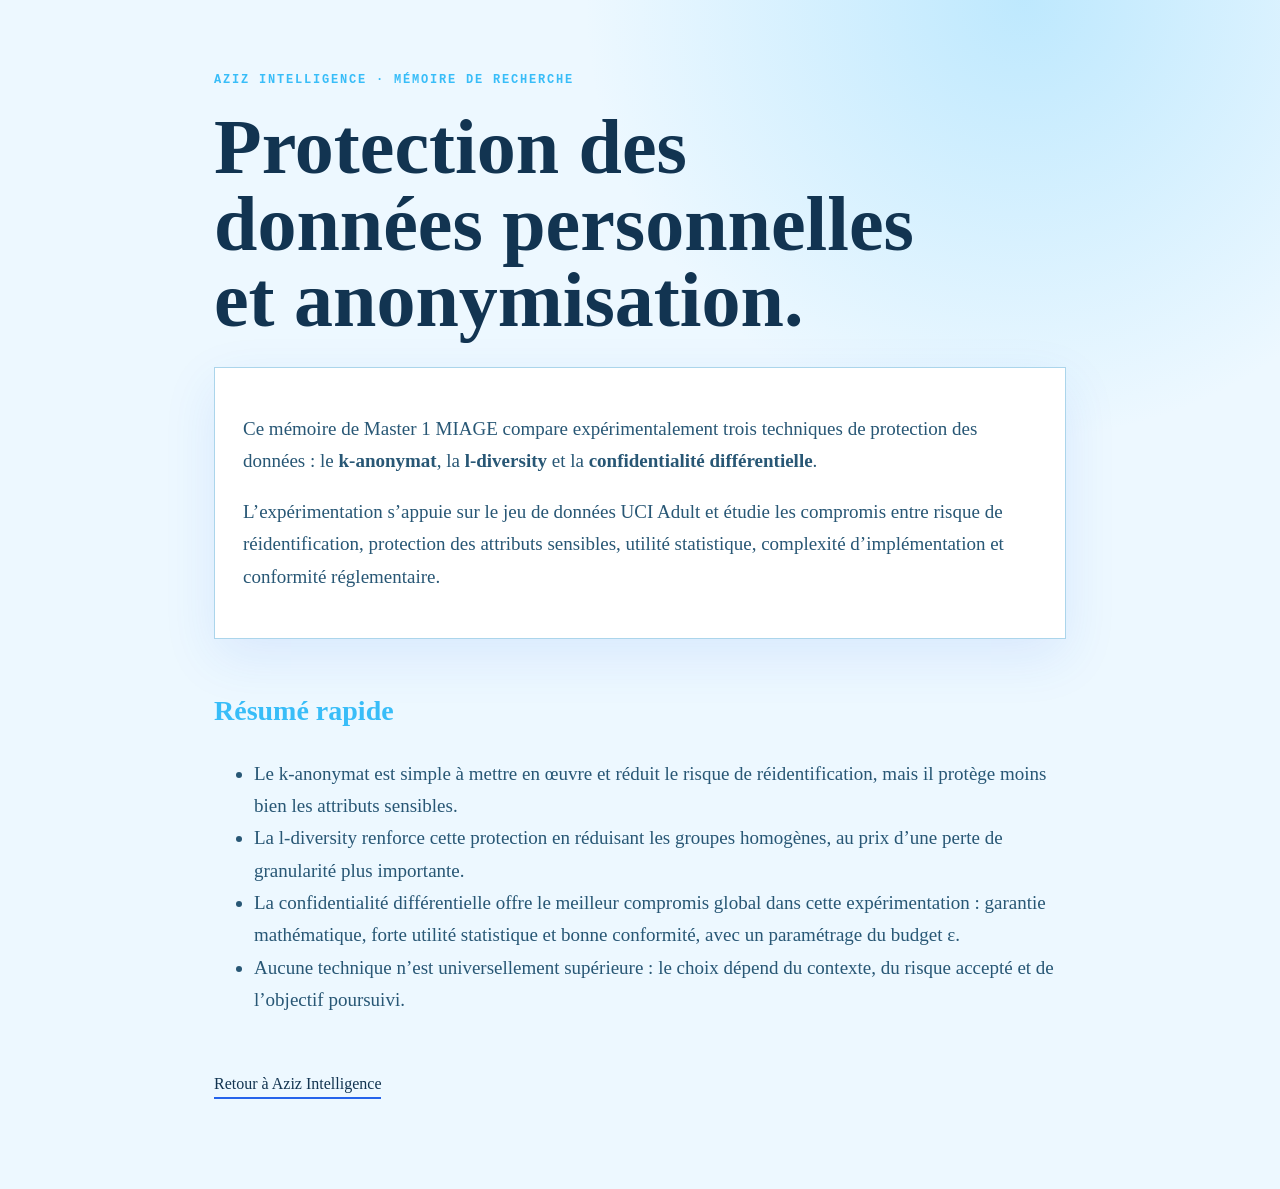
<file: synthese-memoire.html>
<!doctype html>
<html lang="fr">
<head>
  <meta charset="UTF-8" />
  <meta name="viewport" content="width=device-width, initial-scale=1.0" />
  <title>Synthèse du mémoire | Aziz Tlili</title>
  <style>
    :root { color-scheme: light; --blue: #2563eb; --sky: #38bdf8; --ink: #edf8ff; --paper: #ffffff; --text: #123451; --muted: #285775; }
    * { box-sizing: border-box; }
    body { margin: 0; min-height: 100vh; color: var(--text); background: radial-gradient(circle at 80% 0%, rgba(125, 211, 252, .42), transparent 28%), var(--ink); font-family: Georgia, serif; line-height: 1.7; }
    main { max-width: 900px; margin: 0 auto; padding: 64px 24px 90px; }
    .kicker { color: var(--sky); font: 700 12px/1.4 "Courier New", monospace; letter-spacing: .15em; text-transform: uppercase; }
    h1 { max-width: 700px; margin: 18px 0 28px; font-size: clamp(42px, 7vw, 78px); line-height: .98; }
    h2 { margin-top: 48px; color: var(--sky); font-size: 28px; }
    p, li { color: var(--muted); font-size: 19px; }
    .panel { padding: 26px 28px; border: 1px solid #abd5eb; background: var(--paper); box-shadow: 0 18px 50px rgba(37, 99, 235, .1); }
    .back { display: inline-block; margin-top: 38px; color: var(--text); text-decoration: none; border-bottom: 2px solid var(--blue); }
  </style>
</head>
<body>
  <main>
    <span class="kicker">Aziz Intelligence · Mémoire de recherche</span>
    <h1>Protection des données personnelles et anonymisation.</h1>
    <div class="panel">
      <p>Ce mémoire de Master 1 MIAGE compare expérimentalement trois techniques de protection des données : le <strong>k-anonymat</strong>, la <strong>l-diversity</strong> et la <strong>confidentialité différentielle</strong>.</p>
      <p>L’expérimentation s’appuie sur le jeu de données UCI Adult et étudie les compromis entre risque de réidentification, protection des attributs sensibles, utilité statistique, complexité d’implémentation et conformité réglementaire.</p>
    </div>
    <h2>Résumé rapide</h2>
    <ul>
      <li>Le k-anonymat est simple à mettre en œuvre et réduit le risque de réidentification, mais il protège moins bien les attributs sensibles.</li>
      <li>La l-diversity renforce cette protection en réduisant les groupes homogènes, au prix d’une perte de granularité plus importante.</li>
      <li>La confidentialité différentielle offre le meilleur compromis global dans cette expérimentation : garantie mathématique, forte utilité statistique et bonne conformité, avec un paramétrage du budget ε.</li>
      <li>Aucune technique n’est universellement supérieure : le choix dépend du contexte, du risque accepté et de l’objectif poursuivi.</li>
    </ul>
    <a class="back" href="index.html">Retour à Aziz Intelligence</a>
  </main>
</body>
</html>
</file>
<file: styles.css>
* {
  box-sizing: border-box;
  -webkit-font-smoothing: antialiased;
  text-rendering: optimizeLegibility;
}

:root {
  --background: #edf8ff;
  --paper: #ffffff;
  --paper-soft: #e3f3ff;
  --panel: #e9f8fc;
  --text: #fff7f4;
  --text-soft: #f2deda;
  --text-muted: #b8d7df;
  --line: #71363a;
  --sage: #2563eb;
  --sage-dark: #0b4f9c;
  --sage-soft: #9ce8ff;
  --sage-ink: #ffffff;
  --clay: #7ddcff;
  --clay-light: #3bbce8;
  --graphite: #edf8ff;
  --graphite-soft: #d8efff;
  --sand: #a7e8ff;
  --paper-shadow: rgba(255, 59, 48, 0.2);
  --sans: "Inter", "Avenir Next", "Helvetica Neue", Arial, sans-serif;
  --mono: "Roboto Mono", "Courier New", monospace;
  --max-width: 1240px;
}

html {
  scroll-behavior: smooth;
}

body {
  margin: 0;
  color: var(--text);
  background:
    radial-gradient(circle at 78% 7%, rgba(125, 220, 255, 0.2), transparent 16%),
    radial-gradient(circle at 19% 88%, rgba(255, 59, 48, 0.14), transparent 12%),
    radial-gradient(circle at 58% 68%, rgba(59, 188, 232, 0.12), transparent 24%),
    linear-gradient(135deg, var(--graphite) 0%, var(--graphite-soft) 100%);
  font-family: var(--sans);
  font-size: 17px;
  line-height: 1.6;
  text-rendering: optimizeLegibility;
}

body::before {
  content: "";
  position: fixed;
  inset: 0;
  pointer-events: none;
  background-image: radial-gradient(var(--paper-shadow) 0.9px, transparent 0.9px), linear-gradient(90deg, transparent, rgba(125, 220, 255, 0.1), transparent);
  background-size: 24px 24px, 120px 120px;
  mask-image: linear-gradient(180deg, rgba(0, 0, 0, 1), transparent 100%);
  opacity: 0.85;
}

body::after {
  content: "";
  position: fixed;
  width: 520px;
  height: 520px;
  border-radius: 50%;
  border: 1px solid var(--line);
  left: -280px;
  top: -260px;
  filter: blur(30px);
  box-shadow: 0 0 80px rgba(125, 220, 255, 0.18) inset;
  opacity: 0.8;
}

@keyframes fadeRise {
  from {
    opacity: 0;
    transform: translateY(30px);
  }

  to {
    opacity: 1;
    transform: translateY(0);
  }
}

@keyframes imageFloat {
  50% {
    transform: rotate(-2deg) translateY(-8px);
  }
}

@keyframes pulse {
  50% {
    box-shadow: 0 0 0 1px rgba(255, 59, 48, 0.25), 0 0 22px rgba(255, 59, 48, 0.16);
  }
}

@keyframes drift {
  50% {
    transform: translateY(-6px);
  }
}

@keyframes traceLine {
  from {
    transform: scaleX(0);
    transform-origin: left;
  }

  to {
    transform: scaleX(1);
    transform-origin: left;
  }
}

.site-shell {
  max-width: var(--max-width);
  margin: 0 auto;
  padding: 0 24px;
  background: transparent;
  position: relative;
}

.site-header {
  min-height: 96px;
  display: flex;
  align-items: center;
  justify-content: space-between;
  border-bottom: 1px solid var(--line);
  position: sticky;
  top: 0;
  z-index: 10;
  background-color: color-mix(in srgb, var(--graphite) 88%, transparent);
  backdrop-filter: blur(14px);
  box-shadow: 0 1px 0 rgba(125, 220, 255, 0.34), 0 0 34px rgba(125, 220, 255, 0.05);
}

.brand {
  display: flex;
  align-items: center;
  gap: 12px;
  color: var(--text);
  text-decoration: none;
}

.brand-mark {
  width: 42px;
  height: 42px;
  border-radius: 50%;
  display: flex;
  align-items: center;
  justify-content: center;
  border: 1px solid var(--graphite);
  position: relative;
}

.mark-line {
  position: absolute;
  width: 24px;
  height: 1px;
  background: var(--sage);
  transform: rotate(-35deg);
}

.mark-glyph {
  font-family: var(--serif);
  font-size: 16px;
  font-weight: 500;
  letter-spacing: 0.05em;
}

.brand-text {
  display: flex;
  flex-direction: column;
}

.brand-name {
  font-family: var(--serif);
  font-size: 20px;
  font-weight: 700;
  color: var(--text);
}

.brand-role {
  font-family: var(--mono);
  font-size: 11px;
  text-transform: uppercase;
  color: var(--text-muted);
  letter-spacing: 0.16em;
}

.main-nav {
  display: flex;
  gap: 30px;
  align-items: center;
}

.nav-link {
  color: var(--text-soft);
  font-family: var(--mono);
  font-size: 11px;
  text-decoration: none;
  text-transform: uppercase;
  letter-spacing: 0.12em;
  position: relative;
  padding: 10px 0;
}

.nav-link::before {
  content: "";
  position: absolute;
  left: 0;
  right: 0;
  bottom: 0;
  height: 2px;
  transform: scaleX(0);
  transform-origin: left;
  background: var(--sage-dark);
  transition: transform 300ms ease;
}

.nav-link:hover,
.nav-link.active {
  color: var(--sage-dark);
}

.nav-link:hover::before,
.nav-link.active::before {
  transform: scaleX(1);
}

.header-button,
.primary-button,
.ghost-button {
  display: flex;
  align-items: center;
  gap: 10px;
  min-height: 44px;
  padding: 11px 20px;
  border-radius: 0;
  text-decoration: none;
  font-family: var(--mono);
  font-size: 11px;
  text-transform: uppercase;
  letter-spacing: 0.12em;
  transition: transform 300ms ease, background 300ms ease, color 300ms ease, border 300ms ease, box-shadow 300ms ease;
}

.language-toggle {
  display: inline-flex;
  align-items: center;
  gap: 6px;
  min-height: 40px;
  padding: 8px 12px;
  border: 1px solid var(--line);
  border-radius: 999px;
  background: rgba(255, 255, 255, 0.72);
  color: var(--text-muted);
  font-family: var(--mono);
  font-size: 11px;
  font-weight: 700;
  letter-spacing: 0.08em;
  cursor: pointer;
  transition: background 200ms ease, border-color 200ms ease, color 200ms ease, transform 200ms ease;
}

.language-toggle:hover,
.language-toggle:focus-visible {
  color: var(--text);
  border-color: var(--sage);
  background: var(--paper);
  transform: translateY(-1px);
  outline: none;
}

.language-toggle-current {
  color: var(--text);
}

.language-toggle-separator {
  color: var(--line);
}

.header-button {
  color: var(--text);
  border: 1px solid var(--text);
  background: transparent;
  position: relative;
  overflow: hidden;
}

.header-button::after,
.primary-button::after,
.ghost-button::after {
  content: "";
  position: absolute;
  left: -10%;
  top: -20%;
  width: 35%;
  height: 150%;
  transform: skewX(-20deg) translateX(-180%);
  background: rgba(255,255,255,0.28);
  transition: transform 550ms ease;
}

.header-button:hover::after,
.primary-button:hover::after,
.ghost-button:hover::after {
  transform: skewX(-20deg) translateX(380%);
}

.header-button:hover,
.primary-button:hover,
.ghost-button:hover {
  transform: translateY(-2px);
  box-shadow: 0 16px 40px var(--paper-shadow);
}

.icon-arrow {
  width: 20px;
  height: 20px;
}

.hero {
  padding: 84px 0 50px;
  min-height: 640px;
  display: flex;
  align-items: center;
  animation: fadeRise 780ms ease both;
  background-image: linear-gradient(135deg, transparent, rgba(125, 220, 255, 0.04));
  position: relative;
}

.hero::before {
  content: "";
  position: absolute;
  width: 360px;
  height: 1px;
  background: linear-gradient(90deg, var(--sage), transparent);
  left: 0;
  top: 80px;
  box-shadow: 0 0 20px var(--sage);
  animation: traceLine 900ms ease-out both;
}

.hero-grid {
  display: grid;
  grid-template-columns: minmax(620px, 1.7fr) minmax(410px, 1fr);
  gap: 40px;
  align-items: center;
  width: 100%;
}

.hero-copy {
  width: min(680px, 100%);
}

.section-kicker {
  font-family: var(--mono);
  font-size: 13px;
  line-height: 1.8;
  letter-spacing: 0.2em;
  text-transform: uppercase;
  color: var(--sage-dark);
}

.kicker-line {
  display: inline-block;
  width: 38px;
  height: 1px;
  background: var(--sage);
  vertical-align: middle;
  margin-right: 10px;
}

.hero-title-wrap {
  margin-top: 20px;
}

.hero h1 {
  font-family: var(--serif);
  font-weight: 500;
  font-size: clamp(78px, 8vw, 118px);
  line-height: 0.90;
  letter-spacing: -0.055em;
  color: var(--text);
  max-width: 680px;
  margin: 0 0 26px;
}

.headline-line {
  display: block;
}

.hero-intro {
  font-family: var(--sans);
  color: var(--text-soft);
  font-size: clamp(25px, 2vw, 31px);
  line-height: 1.75;
  max-width: 740px;
  margin: 0 0 34px;
  font-weight: 500;
  text-shadow: 0 0 16px rgba(125, 220, 255, 0.14);
}

.hero-actions {
  display: flex;
  gap: 14px;
  align-items: center;
}

.primary-button {
  background: var(--text);
  color: var(--paper);
  border: 1px solid var(--text);
}

.ghost-button {
  background: transparent;
  border: 1px solid var(--text);
  color: var(--text);
}

.hero-proof {
  margin-top: 72px;
  display: flex;
  gap: 34px;
  align-items: center;
}

.proof-card {
  border-left: 1px solid var(--line);
  padding-left: 16px;
}

.proof-number {
  display: block;
  font-family: var(--serif);
  font-size: clamp(30px, 2vw, 42px);
}

.proof-label {
  display: block;
  font-family: var(--mono);
  font-size: 10px;
  letter-spacing: 0.12em;
  text-transform: uppercase;
  color: var(--text-muted);
}

.hero-panel {
  display: flex;
  align-items: center;
  justify-content: center;
}

.photo-frame {
  width: 260px;
  height: 260px;
  margin: 26px auto 10px;
  padding: 0;
  border: 1px solid var(--line);
  background: var(--paper);
  transform: rotate(0deg);
  border-radius: 50%;
  box-shadow: 0 0 0 1px rgba(125, 220, 255, 0.1), 0 16px 40px var(--paper-shadow);
  overflow: hidden;
}

.profile-photo {
  display: block;
  width: 100%;
  height: 100%;
  object-fit: cover;
  object-position: center center;
  border-radius: 50%;
  filter: grayscale(100%) contrast(1.15) brightness(1.06);
  transform: scale(1.00);
}

.scan-frame {
  min-height: 480px;
  width: min(440px, 100%);
  padding: 28px;
  border: 1px solid var(--line);
  background-color: rgba(29, 16, 19, 0.72);
  position: relative;
  box-shadow: 0 0 0 1px rgba(125, 220, 255, 0.2), 0 32px 110px var(--paper-shadow), inset 0 0 20px rgba(125, 220, 255, 0.08);
  overflow: hidden;
}

.scan-frame::before,
.scan-frame::after {
  content: "";
  position: absolute;
  border: 1px solid var(--sage-soft);
}

.scan-frame::before {
  width: 60px;
  height: 60px;
  border-top: none;
  border-right: none;
  left: -10px;
  top: -10px;
}

.scan-frame::after {
  width: 60px;
  height: 60px;
  border-bottom: none;
  border-left: none;
  right: -10px;
  bottom: -10px;
}

.scan-sweep {
  position: absolute;
  left: -30%;
  right: -30%;
  top: 12%;
  height: 40%;
  background-image: repeating-linear-gradient(115deg, transparent, transparent 7px, rgba(125, 220, 255, 0.045) 8px);
  transform: rotate(8deg);
  opacity: 0.92;
  pointer-events: none;
  border-top: 1px solid var(--sage-soft);
  border-bottom: 1px solid var(--sage-soft);
  animation: scanSweep 4s linear infinite;
}

.scan-frame-top {
  display: flex;
  align-items: center;
  justify-content: space-between;
  border-bottom: 1px solid var(--line);
  padding-bottom: 14px;
}

.frame-chip {
  font-family: var(--mono);
  font-size: 10px;
  color: var(--sage-dark);
  text-transform: uppercase;
  letter-spacing: 0.14em;
}

.frame-status {
  font-family: var(--mono);
  font-size: 10px;
  text-transform: uppercase;
  color: var(--text-muted);
  display: flex;
  align-items: center;
  gap: 8px;
}

.status-dot {
  width: 6px;
  height: 6px;
  border-radius: 50%;
  background: var(--sage);
  box-shadow: 0 0 0 1px var(--sage);
}

.identity {
  padding: 50px 0 40px;
}

.identity-head {
  display: flex;
  align-items: center;
  gap: 16px;
}

.identity-index {
  font-family: var(--mono);
  font-size: 40px;
  color: var(--clay);
}

.identity-label {
  font-family: var(--mono);
  font-size: 11px;
  text-transform: uppercase;
  border-bottom: 1px solid var(--line);
  padding-bottom: 8px;
  color: var(--text-muted);
}

.identity h2 {
  font-family: var(--serif);
  font-weight: 500;
  font-size: clamp(58px, 4vw, 74px);
  line-height: 1.1;
  margin: 20px 0 30px;
}

.identity-grid {
  display: grid;
  grid-template-columns: repeat(3, minmax(80px, 1fr));
  gap: 16px;
}

.identity-grid span {
  font-family: var(--mono);
  font-size: 11px;
  text-transform: uppercase;
  color: var(--text-soft);
  border-top: 1px solid var(--line);
  padding-top: 10px;
}

.signal-map {
  position: relative;
  padding: 30px 0;
  border-top: 1px solid var(--line);
  border-bottom: 1px solid var(--line);
}

.signal-map::before {
  content: "";
  position: absolute;
  inset: 0;
  background-image: radial-gradient(var(--line) 1px, transparent 1px);
  background-size: 12px 12px;
  opacity: 0.22;
  mask-image: linear-gradient(180deg, rgba(0,0,0,1), transparent 100%);
}

.signal-map__row {
  display: flex;
  align-items: center;
  gap: 16px;
  min-height: 38px;
}

.signal-label {
  font-family: var(--mono);
  font-size: 10px;
  color: var(--text-muted);
}

.signal-line {
  display: block;
  height: 1px;
  flex: 1;
  background: var(--line);
  position: relative;
}

.signal-line::after {
  content: "";
  position: absolute;
  right: 0;
  top: 50%;
  width: 4px;
  height: 4px;
  background: var(--sage);
  border-radius: 50%;
  transform: translateY(-50%);
}

.data-line { background: var(--clay-light); }
.ai-line { background: var(--sage); }
.dev-line { background: var(--line); }
.cloud-line { background: var(--sand); }

.profile-summary {
  display: flex;
  justify-content: space-between;
  gap: 30px;
  padding-top: 24px;
}

.summary-label {
  display: block;
  font-family: var(--mono);
  text-transform: uppercase;
  font-size: 10px;
  color: var(--text-muted);
}

.summary-value {
  display: block;
  font-family: var(--sans);
  color: var(--text);
  margin-top: 4px;
}

.section {
  padding: 90px 0 40px;
  position: relative;
}

.section {
  position: relative;
}

.section-heading {
  display: flex;
  flex-direction: column;
  gap: 12px;
  margin-bottom: 34px;
}

.section-heading h2 {
  max-width: 680px;
  font-family: var(--serif);
  font-weight: 500;
  font-size: clamp(48px, 3vw, 68px);
  line-height: 1.06;
  color: var(--text);
  margin: 0;
}

.left-heading h2 {
  max-width: 520px;
}

.centered-heading {
  align-items: center;
  text-align: center;
}

.centered-heading h2 {
  margin: 0 auto;
}

.small-kicker {
  font-size: 10px;
}

.split-section {
  border-top: 1px solid var(--line);
}

.profile-two-column {
  display: grid;
  grid-template-columns: minmax(420px, 1fr) minmax(420px, 1fr);
  gap: 50px;
  align-items: center;
}

.profile-story {
  max-width: 590px;
}

.profile-story p {
  font-family: var(--sans);
  color: var(--text-soft);
  font-size: clamp(24px, 2vw, 30px);
  line-height: 1.95;
  margin: 0 0 24px;
}

.profile-stack {
  display: flex;
  flex-direction: column;
  gap: 14px;
}

.stack-card {
  border-bottom: 1px solid var(--line);
  padding: 14px 0;
  display: flex;
  align-items: center;
  justify-content: space-between;
  gap: 30px;
}

.stack-card-index {
  font-family: var(--mono);
  font-size: 11px;
  color: var(--clay);
}

.stack-card-title {
  font-family: var(--serif);
  font-size: 28px;
  color: var(--text);
  flex-basis: 160px;
}

.stack-card-text {
  font-family: var(--mono);
  color: var(--text-muted);
  font-size: 10px;
  max-width: 280px;
  text-transform: uppercase;
}

.experience-section {
  border-top: 1px solid var(--line);
}

.timeline {
  display: flex;
  flex-direction: column;
  gap: 0;
}

.timeline-item {
  display: grid;
  grid-template-columns: 170px 1fr;
  gap: 44px;
  border-top: 1px solid var(--line);
  padding: 34px 0;
  align-items: center;
}

.timeline-date {
  font-family: var(--mono);
  font-size: 11px;
  letter-spacing: 0.12em;
  color: var(--sage-dark);
  text-transform: uppercase;
}

.timeline-content {
  max-width: 740px;
}

.timeline-company {
  font-family: var(--mono);
  font-size: 10px;
  color: var(--clay);
  text-transform: uppercase;
  letter-spacing: 0.16em;
}

.timeline-content h3 {
  font-family: var(--serif);
  font-weight: 500;
  font-size: clamp(30px, 2vw, 40px);
  color: var(--text);
  margin: 12px 0 10px;
}

.timeline-content p {
  font-family: var(--sans);
  color: var(--text-soft);
  font-size: clamp(20px, 2vw, 23px);
  line-height: 1.82;
  margin: 0 0 24px;
}

.timeline-tags,
.project-tags {
  display: flex;
  flex-wrap: wrap;
  gap: 10px;
}

.timeline-tags span,
.project-tags span {
  background: var(--panel);
  border: 1px solid var(--line);
  padding: 8px 14px;
  font-family: var(--mono);
  font-size: 11px;
  color: var(--graphite);
  font-weight: 700;
  letter-spacing: 0.04em;
  box-shadow: 0 0 0 1px rgba(255,255,255,0.14), inset 0 0 12px rgba(125, 220, 255, 0.12);
}

.project-section {
  border-top: 1px solid var(--line);
}

.section,
.hero,
.project-card,
.timeline-item,
.education-card,
.skill-map-block {
  opacity: 0;
  transform: translateY(22px);
}

.section.is-visible,
.hero.is-visible,
.project-card.is-visible,
.timeline-item.is-visible,
.education-card.is-visible,
.skill-map-block.is-visible {
  opacity: 1;
  transform: translateY(0);
  transition: opacity 700ms ease, transform 700ms ease;
}

.project-grid {
  display: grid;
  grid-template-columns: repeat(2, minmax(260px, 1fr));
  gap: 22px;
}

.project-card {
  background-color: var(--paper-soft);
  padding: 28px;
  border: 1px solid var(--line);
  min-height: 280px;
  display: flex;
  flex-direction: column;
  justify-content: space-between;
  transition: transform 380ms ease, box-shadow 380ms ease, border-color 380ms ease, background 380ms ease;
}

.project-card::before,
.education-card::before,
.skill-map-block::before {
  content: "";
  position: absolute;
  left: 0;
  top: 0;
  width: 100%;
  height: 1px;
  background: linear-gradient(90deg, var(--sage), transparent);
  transform-origin: left;
  transform: scaleX(0);
  transition: transform 420ms ease;
}

.project-card:hover {
  transform: translateY(-8px);
  box-shadow: 0 24px 100px var(--paper-shadow);
  border-color: var(--sage);
}

.project-top {
  display: flex;
  align-items: center;
  justify-content: space-between;
}

.project-index {
  font-family: var(--serif);
  font-size: 44px;
  color: var(--clay);
}

.project-type {
  font-family: var(--mono);
  font-size: 10px;
  color: var(--sage-dark);
  text-transform: uppercase;
  border-bottom: 1px solid var(--line);
  padding-bottom: 5px;
}

.project-card h3 {
  font-family: var(--serif);
  font-weight: 500;
  font-size: clamp(32px, 2vw, 40px);
  color: var(--text);
  line-height: 1.26;
  margin: 20px 0 16px;
}

.project-card p {
  font-family: var(--sans);
  color: var(--text-soft);
  font-size: clamp(19px, 2vw, 22px);
  line-height: 1.8;
}

.skill-section {
  border-top: 1px solid var(--line);
}

.skill-map {
  display: grid;
  grid-template-columns: repeat(5, minmax(180px, 1fr));
  gap: 14px;
}

.skill-map-block {
  background: var(--paper-soft);
  border: 1px solid var(--line);
  padding: 18px;
  min-height: 170px;
  display: flex;
  flex-direction: column;
  gap: 16px;
}

.skill-category {
  font-family: var(--serif);
  font-size: clamp(28px, 2vw, 32px);
  color: var(--text);
  line-height: 1.2;
}

.skill-lines {
  display: flex;
  flex-wrap: wrap;
  gap: 8px;
}

.skill-lines span {
  font-family: var(--mono);
  font-size: 11px;
  color: var(--text-muted);
  border-top: 1px solid var(--line);
  padding-top: 8px;
}

.education-section {
  border-top: 1px solid var(--line);
}

.education-grid {
  display: grid;
  grid-template-columns: repeat(2, minmax(300px, 1fr));
  gap: 20px;
}

.education-card {
  padding: 28px 30px;
  border: 1px solid var(--line);
  background: color-mix(in srgb, var(--paper) 90%, transparent);
  min-height: 190px;
  display: flex;
  flex-direction: column;
  justify-content: center;
  transition: transform 420ms ease, box-shadow 420ms ease, border-color 420ms ease;
}

.education-card:hover {
  transform: translateY(-4px);
  box-shadow: 0 20px 42px var(--paper-shadow);
  border-color: var(--sage);
}

.education-date {
  font-family: var(--mono);
  font-size: 12px;
  color: var(--sage-dark);
  text-transform: uppercase;
  letter-spacing: 0.14em;
}

.education-card h3 {
  font-family: var(--serif);
  font-weight: 500;
  font-size: clamp(34px, 2vw, 46px);
  color: var(--text);
  margin: 14px 0 12px;
  line-height: 1.2;
}

.education-card p {
  font-family: var(--mono);
  font-size: clamp(12px, 1.4vw, 14px);
  color: var(--text-muted);
  text-transform: uppercase;
  letter-spacing: 0.12em;
}

.curriculum-panel {
  margin-top: 30px;
  border: 1px solid var(--line);
  padding: 26px 30px;
  background: color-mix(in srgb, var(--paper-soft) 52%, transparent);
  position: relative;
  overflow: hidden;
  box-shadow: 0 12px 34px var(--paper-shadow);
}

.curriculum-panel::before {
  content: "";
  position: absolute;
  left: 30px;
  right: 30px;
  top: 52px;
  height: 1px;
  background: var(--line);
  opacity: 0.7;
}

.curriculum-panel-head {
  display: flex;
  justify-content: space-between;
  align-items: center;
  gap: 20px;
  border-bottom: none;
  padding: 0 0 14px 0;
}

.curriculum-badge {
  font-family: var(--mono);
  font-size: 10px;
  color: var(--sage-dark);
  padding: 8px 14px;
  border: 1px solid var(--line);
  background: transparent;
  text-transform: uppercase;
  letter-spacing: 0.16em;
}

.curriculum-grid {
  display: grid;
  grid-template-columns: repeat(2, minmax(260px, 1fr));
  gap: 0 36px;
  padding-top: 14px;
}

.curriculum-column {
  display: flex;
  flex-direction: column;
}

.curriculum-column:first-child {
  border-right: 1px solid var(--line);
  padding-right: 30px;
}

.curriculum-label {
  font-family: var(--sans);
  color: var(--text-soft);
  font-size: clamp(20px, 2vw, 25px);
  line-height: 1.7;
  border-bottom: 1px solid var(--line);
  padding: 13px 0;
  transition: color 300ms ease, transform 300ms ease, border-color 300ms ease;
}

.curriculum-label:last-child {
  border-bottom: none;
}

.curriculum-label:hover {
  color: var(--sage-dark);
  border-color: var(--sage);
  transform: translateX(4px);
}

.letter-section {
  border-top: 1px solid var(--line);
}

.letter-panel {
  display: grid;
  grid-template-columns: minmax(280px, 0.8fr) minmax(450px, 1.2fr);
  gap: 40px;
  align-items: center;
  background-color: color-mix(in srgb, var(--paper-soft) 70%, transparent);
  padding: 50px 60px;
  border: 1px solid var(--line);
}

.letter-content p {
  font-family: var(--sans);
  color: var(--text-soft);
  font-size: clamp(23px, 2vw, 28px);
  line-height: 1.88;
}

.letter-actions {
  display: flex;
  gap: 14px;
  flex-wrap: wrap;
}

.small-button {
  min-height: 40px;
  font-size: 10px;
}

.contact-section {
  border-top: 1px solid var(--line);
}

.contact-grid {
  display: grid;
  grid-template-columns: minmax(620px, 1fr);
  gap: 50px;
}

.contact-content h2 {
  font-family: var(--serif);
  font-weight: 500;
  font-size: clamp(48px, 3vw, 64px);
  line-height: 1.12;
  max-width: 640px;
  margin: 18px 0 20px;
}

.contact-content p {
  font-family: var(--sans);
  color: var(--text-soft);
  font-size: clamp(22px, 2vw, 26px);
  line-height: 1.75;
  max-width: 680px;
}

.contact-links {
  display: flex;
  flex-direction: column;
  gap: 14px;
  margin-top: 34px;
}

.contact-link {
  text-decoration: none;
  color: var(--text);
  border-bottom: 1px solid var(--line);
  padding: 16px 0 12px;
  display: flex;
  justify-content: space-between;
  align-items: center;
  gap: 20px;
  transition: color 280ms ease, transform 280ms ease, border-color 280ms ease;
}

.contact-link:hover {
  color: var(--sage-dark);
  border-color: var(--sage);
  transform: translateX(8px);
}

.contact-label {
  font-family: var(--mono);
  font-size: clamp(13px, 1.5vw, 16px);
  color: var(--sage-dark);
  text-transform: uppercase;
  font-weight: 700;
  letter-spacing: 0.12em;
}

.contact-value {
  font-family: var(--serif);
  font-size: clamp(27px, 2vw, 34px);
  color: var(--text-soft);
  line-height: 1.3;
}

.contact-cta {
  margin-top: 28px;
}

.contact-button {
  width: fit-content;
  animation: pulse 2200ms ease-in-out infinite;
}

.site-footer {
  border-top: 1px solid var(--line);
  padding: 40px 0 60px;
  display: flex;
  align-items: center;
  justify-content: space-between;
  gap: 20px;
}

.footer-brand {
  display: flex;
  align-items: center;
  gap: 12px;
}

.footer-mark {
  width: 34px;
  height: 34px;
}

.footer-name {
  font-family: var(--serif);
  font-size: 24px;
}

.footer-links {
  display: flex;
  gap: 22px;
}

.footer-links a {
  color: var(--text-soft);
  font-family: var(--mono);
  font-size: 10px;
  text-decoration: none;
  text-transform: uppercase;
}

.footer-year {
  font-family: var(--mono);
  color: var(--text-muted);
}

@media (max-width: 1100px) {
  .site-shell {
    max-width: 100%;
  }

  .site-header {
    flex-wrap: wrap;
    min-height: auto;
    padding: 20px 0;
  }

  .main-nav {
    order: 3;
    width: 100%;
    flex-wrap: wrap;
    justify-content: center;
    gap: 16px;
  }

  .hero-grid,
  .profile-two-column,
  .contact-grid,
  .letter-panel {
    grid-template-columns: minmax(0, 1fr);
  }

  .hero-grid {
    display: flex;
    flex-wrap: wrap;
  }

  .hero-copy {
    width: 100%;
  }

  .hero-panel {
    width: 100%;
  }

  .skill-map {
    grid-template-columns: repeat(2, minmax(180px, 1fr));
  }

  .education-grid {
    grid-template-columns: repeat(2, minmax(180px, 1fr));
  }
}

@media (max-width: 760px) {
  .site-shell {
    padding: 0 16px;
  }

  .site-header {
    align-items: flex-start;
  }

  .brand {
    width: fit-content;
  }

  .main-nav {
    justify-content: flex-start;
  }

  .hero {
    padding: 40px 0 30px;
    overflow-x: clip;
  }

  .hero h1 {
    font-size: clamp(48px, 11vw, 72px);
  }

  .hero-proof {
    flex-wrap: wrap;
  }

  .project-grid {
    grid-template-columns: 1fr;
  }

  .skill-map,
  .education-grid {
    grid-template-columns: 1fr;
  }

  .timeline-item {
    grid-template-columns: 1fr;
    gap: 14px;
  }

  .stack-card {
    flex-wrap: wrap;
    gap: 12px;
  }

  .stack-card-title {
    flex: 1 1 140px;
  }

  .stack-card-text {
    flex: 1 1 100%;
    max-width: 100%;
  }

  .site-footer,
  .footer-links {
    flex-wrap: wrap;
  }
}

/* Direction artistique : contraste noir, rouge et orange, sans vert. */
:root {
  --background: #edf8ff;
  --paper: #ffffff;
  --paper-soft: #e3f3ff;
  --panel: #f4e8e4;
  --text: #fff7f4;
  --text-soft: #f2deda;
  --text-muted: #b8d7df;
  --line: #71363a;
  --sage: #2563eb;
  --sage-dark: #0b4f9c;
  --sage-soft: #ffb0a7;
  --sage-ink: #ffffff;
  --clay: #7ddcff;
  --clay-light: #3bbce8;
  --graphite: #edf8ff;
  --graphite-soft: #d8efff;
  --sand: #a7e8ff;
  --paper-shadow: rgba(255, 59, 48, 0.2);
}

body {
  background:
    radial-gradient(circle at 80% 5%, rgba(255, 59, 48, 0.22), transparent 18%),
    radial-gradient(circle at 18% 82%, rgba(255, 107, 53, 0.14), transparent 17%),
    linear-gradient(135deg, var(--graphite) 0%, var(--graphite-soft) 100%);
}

body::before {
  background-image: radial-gradient(rgba(255, 129, 119, 0.3) 0.9px, transparent 0.9px), linear-gradient(90deg, transparent, rgba(255, 59, 48, 0.1), transparent);
}

body::after {
  border-color: var(--line);
  box-shadow: 0 0 80px rgba(255, 59, 48, 0.18) inset;
}

.site-header {
  box-shadow: 0 1px 0 rgba(255, 59, 48, 0.34), 0 0 34px rgba(255, 59, 48, 0.08);
}

.brand-mark {
  border-color: var(--red, #2563eb);
}

.mark-line,
.status-dot {
  background: var(--sage);
}

.project-grid {
  align-items: stretch;
}

.project-card {
  min-height: 330px;
}

.project-note {
  color: var(--text-muted);
  font-family: var(--mono);
  font-size: 12px;
  line-height: 1.5;
  margin: 16px 0 0;
}

.project-actions {
  display: flex;
  flex-wrap: wrap;
  gap: 12px;
  align-items: center;
  margin-top: 16px;
}

.project-note-link,
.project-download {
  color: var(--sage-soft);
  font-family: var(--mono);
  font-size: 12px;
  line-height: 1.4;
  text-decoration: none;
  border-bottom: 1px solid var(--sage);
  padding-bottom: 4px;
}

.project-download {
  color: var(--text);
  border-color: var(--clay);
}

.skill-lines span,
.timeline-tags span,
.project-tags span {
  font-size: 12px;
}

.skill-category {
  font-size: clamp(25px, 2vw, 30px);
}

.education-card h3 {
  font-size: clamp(28px, 2vw, 40px);
}

@media (max-width: 760px) {
  .project-card {
    min-height: 0;
  }

  .contact-link {
    flex-direction: column;
    align-items: flex-start;
  }
}

/* Palette finale : bleu ciel, bleu profond, blanc et gris bleuté. */
:root {
  --background: #edf8ff;
  --paper: #ffffff;
  --paper-soft: #e3f3ff;
  --panel: #f7fcff;
  --text: #123451;
  --text-soft: #285775;
  --text-muted: #557b95;
  --line: #abd5eb;
  --sage: #2563eb;
  --sage-dark: #0b4f9c;
  --sage-soft: #0b83c6;
  --sage-ink: #ffffff;
  --clay: #38bdf8;
  --clay-light: #0284c7;
  --graphite: #edf8ff;
  --graphite-soft: #d8efff;
  --sand: #7dd3fc;
  --paper-shadow: rgba(37, 99, 235, 0.16);
  --red: #2563eb;
}

body {
  color: var(--text);
  background:
    radial-gradient(circle at 80% 5%, rgba(125, 211, 252, 0.38), transparent 20%),
    radial-gradient(circle at 18% 82%, rgba(37, 99, 235, 0.12), transparent 19%),
    linear-gradient(135deg, var(--graphite) 0%, var(--graphite-soft) 100%);
}

body::before {
  background-image: radial-gradient(rgba(37, 99, 235, 0.2) 0.9px, transparent 0.9px), linear-gradient(90deg, transparent, rgba(125, 211, 252, 0.2), transparent);
}

body::after {
  border-color: var(--line);
  box-shadow: 0 0 80px rgba(125, 211, 252, 0.24) inset;
}

.site-header {
  background-color: color-mix(in srgb, var(--paper) 88%, transparent);
  box-shadow: 0 1px 0 rgba(37, 99, 235, 0.22), 0 0 34px rgba(125, 211, 252, 0.16);
}

.brand-mark {
  border-color: var(--sage);
}

.hero,
.project-card,
.education-card,
.skill-map-block,
.letter-panel {
  background-color: color-mix(in srgb, var(--paper) 84%, var(--paper-soft));
}

.scan-frame {
  background-color: rgba(255, 255, 255, 0.72);
  box-shadow: 0 0 0 1px rgba(37, 99, 235, 0.18), 0 32px 110px var(--paper-shadow), inset 0 0 20px rgba(125, 211, 252, 0.18);
}

.scan-sweep {
  background-image: repeating-linear-gradient(115deg, transparent, transparent 7px, rgba(125, 211, 252, 0.14) 8px);
}

.primary-button {
  background: var(--text);
  color: #ffffff;
  border-color: var(--text);
}

.ghost-button,
.header-button {
  color: var(--text);
  border-color: var(--text);
}

/* Palette douce finale : bleu brumeux, bleu gris et blanc. */
:root {
  --background: #f7fafc;
  --paper: #ffffff;
  --paper-soft: #f1f6f8;
  --panel: #f8fbfc;
  --text: #18364b;
  --text-soft: #3b586b;
  --text-muted: #587487;
  --line: #d4e1e8;
  --sage: #2f7f8f;
  --sage-dark: #236779;
  --sage-soft: #2f7f8f;
  --sage-ink: #ffffff;
  --clay: #4d94a8;
  --clay-light: #3b7f96;
  --graphite: #f7fafc;
  --graphite-soft: #eef4f7;
  --sand: #a2c6d1;
  --paper-shadow: rgba(31, 70, 91, 0.1);
  --red: #2f7f8f;
}

body {
  background:
    radial-gradient(circle at 80% 5%, rgba(159, 211, 226, 0.14), transparent 20%),
    radial-gradient(circle at 18% 82%, rgba(91, 147, 173, 0.05), transparent 19%),
    linear-gradient(135deg, var(--graphite) 0%, var(--graphite-soft) 100%);
}

body::before {
  background-image: radial-gradient(rgba(47, 127, 143, 0.08) 0.9px, transparent 0.9px), linear-gradient(90deg, transparent, rgba(159, 211, 226, 0.1), transparent);
}

body::after {
  border-color: var(--line);
  box-shadow: 0 0 80px rgba(159, 211, 226, 0.12) inset;
}

.site-header {
  background-color: color-mix(in srgb, var(--paper) 90%, transparent);
  box-shadow: 0 1px 0 rgba(47, 127, 143, 0.12), 0 0 34px rgba(159, 211, 226, 0.08);
}

.project-card,
.education-card,
.skill-map-block,
.letter-panel {
  background-color: color-mix(in srgb, var(--paper) 88%, var(--paper-soft));
}

.scan-frame {
  background-color: rgba(255, 255, 255, 0.78);
  box-shadow: 0 0 0 1px rgba(91, 147, 173, 0.14), 0 32px 110px var(--paper-shadow), inset 0 0 20px rgba(159, 211, 226, 0.14);
}

.photo-frame {
  width: min(260px, 100%);
  height: 300px;
  border-radius: 14px;
}

.profile-photo {
  object-position: center 35%;
  border-radius: 12px;
  filter: none;
}

.timeline-tags span,
.project-tags span {
  color: #23445c;
  background: #ffffff;
  border-color: #afd1de;
  box-shadow: 0 0 0 1px rgba(159, 211, 226, 0.12), inset 0 0 12px rgba(159, 211, 226, 0.1);
}

.timeline-tags span,
.project-tags span {
  color: var(--text);
  background: #ffffff;
  border-color: var(--line);
  box-shadow: 0 0 0 1px rgba(47, 127, 143, 0.06), inset 0 0 12px rgba(159, 211, 226, 0.08);
}

.project-note-link,
.project-download {
  color: var(--sage-dark);
}

/* Le contenu reste lisible même avant le déclenchement des animations. */
.section,
.hero,
.project-card,
.timeline-item,
.education-card,
.skill-map-block {
  opacity: 1;
  transform: none;
}
</file>
